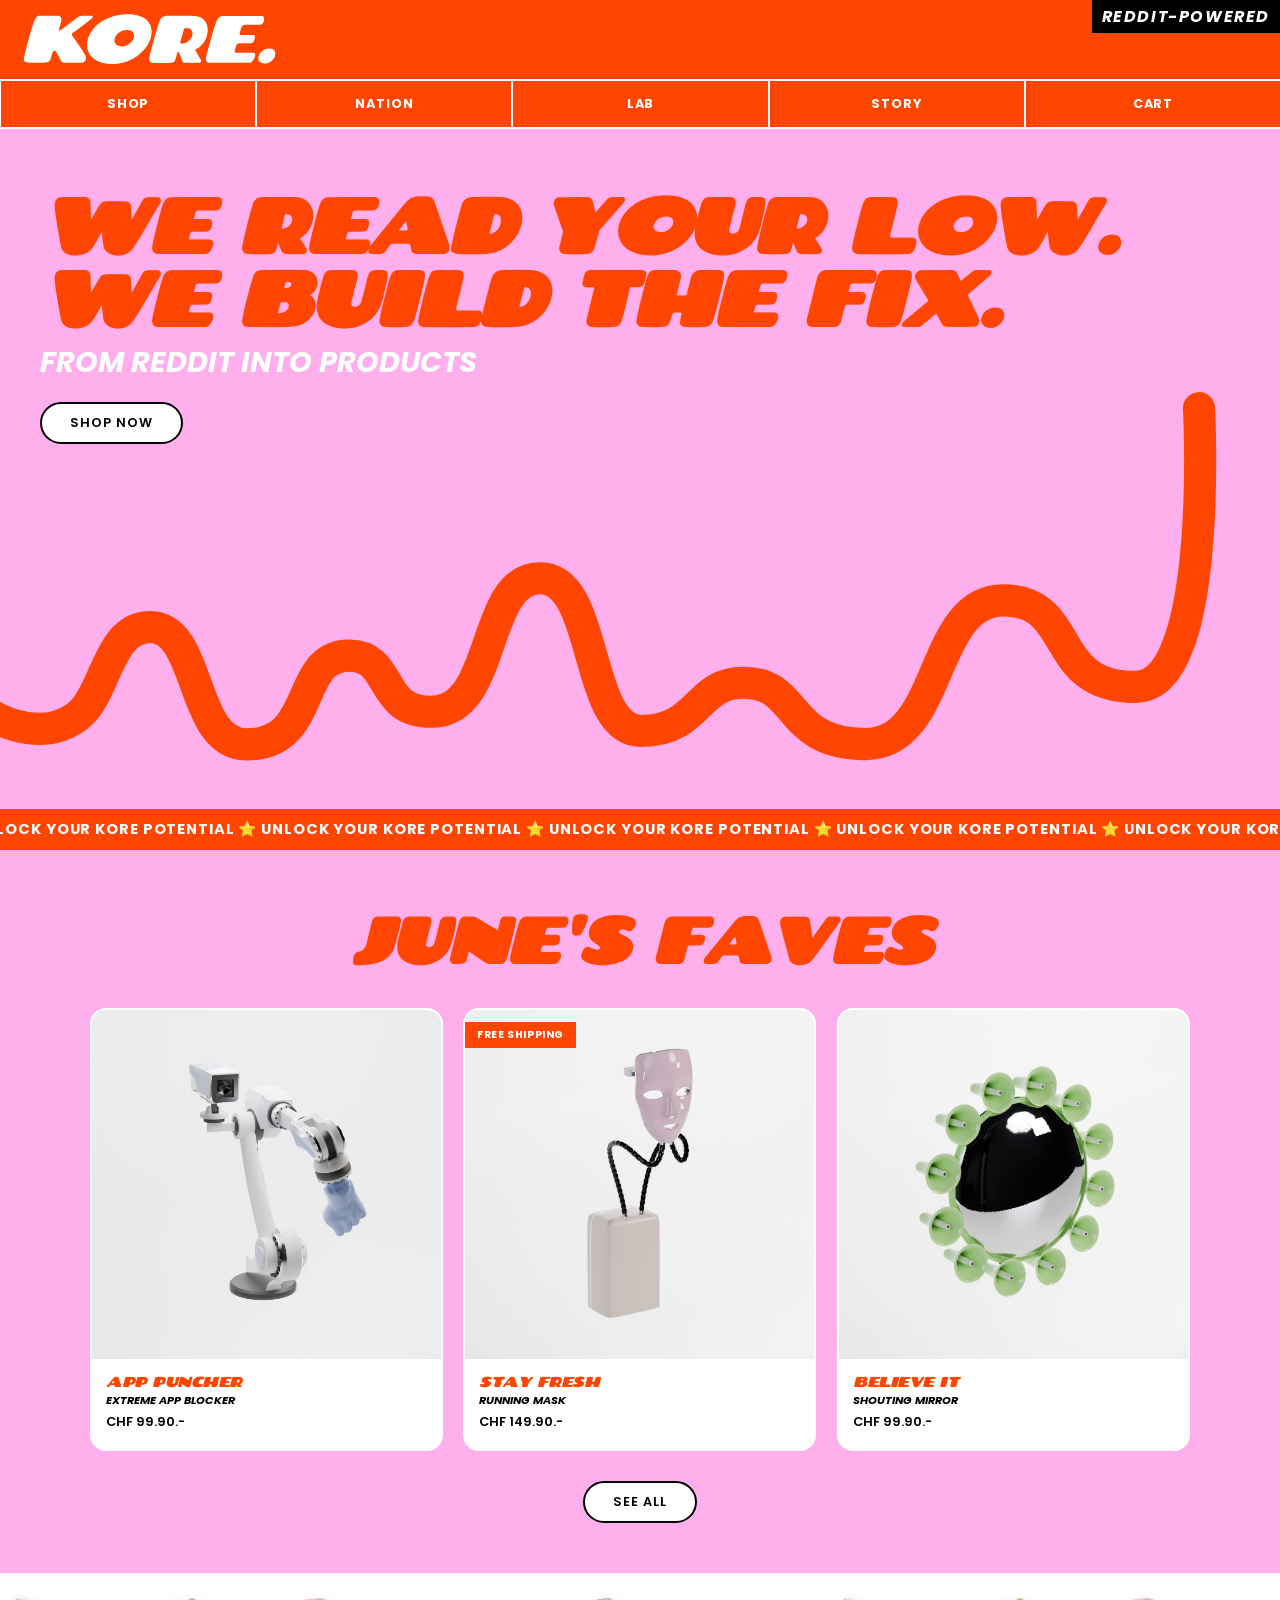
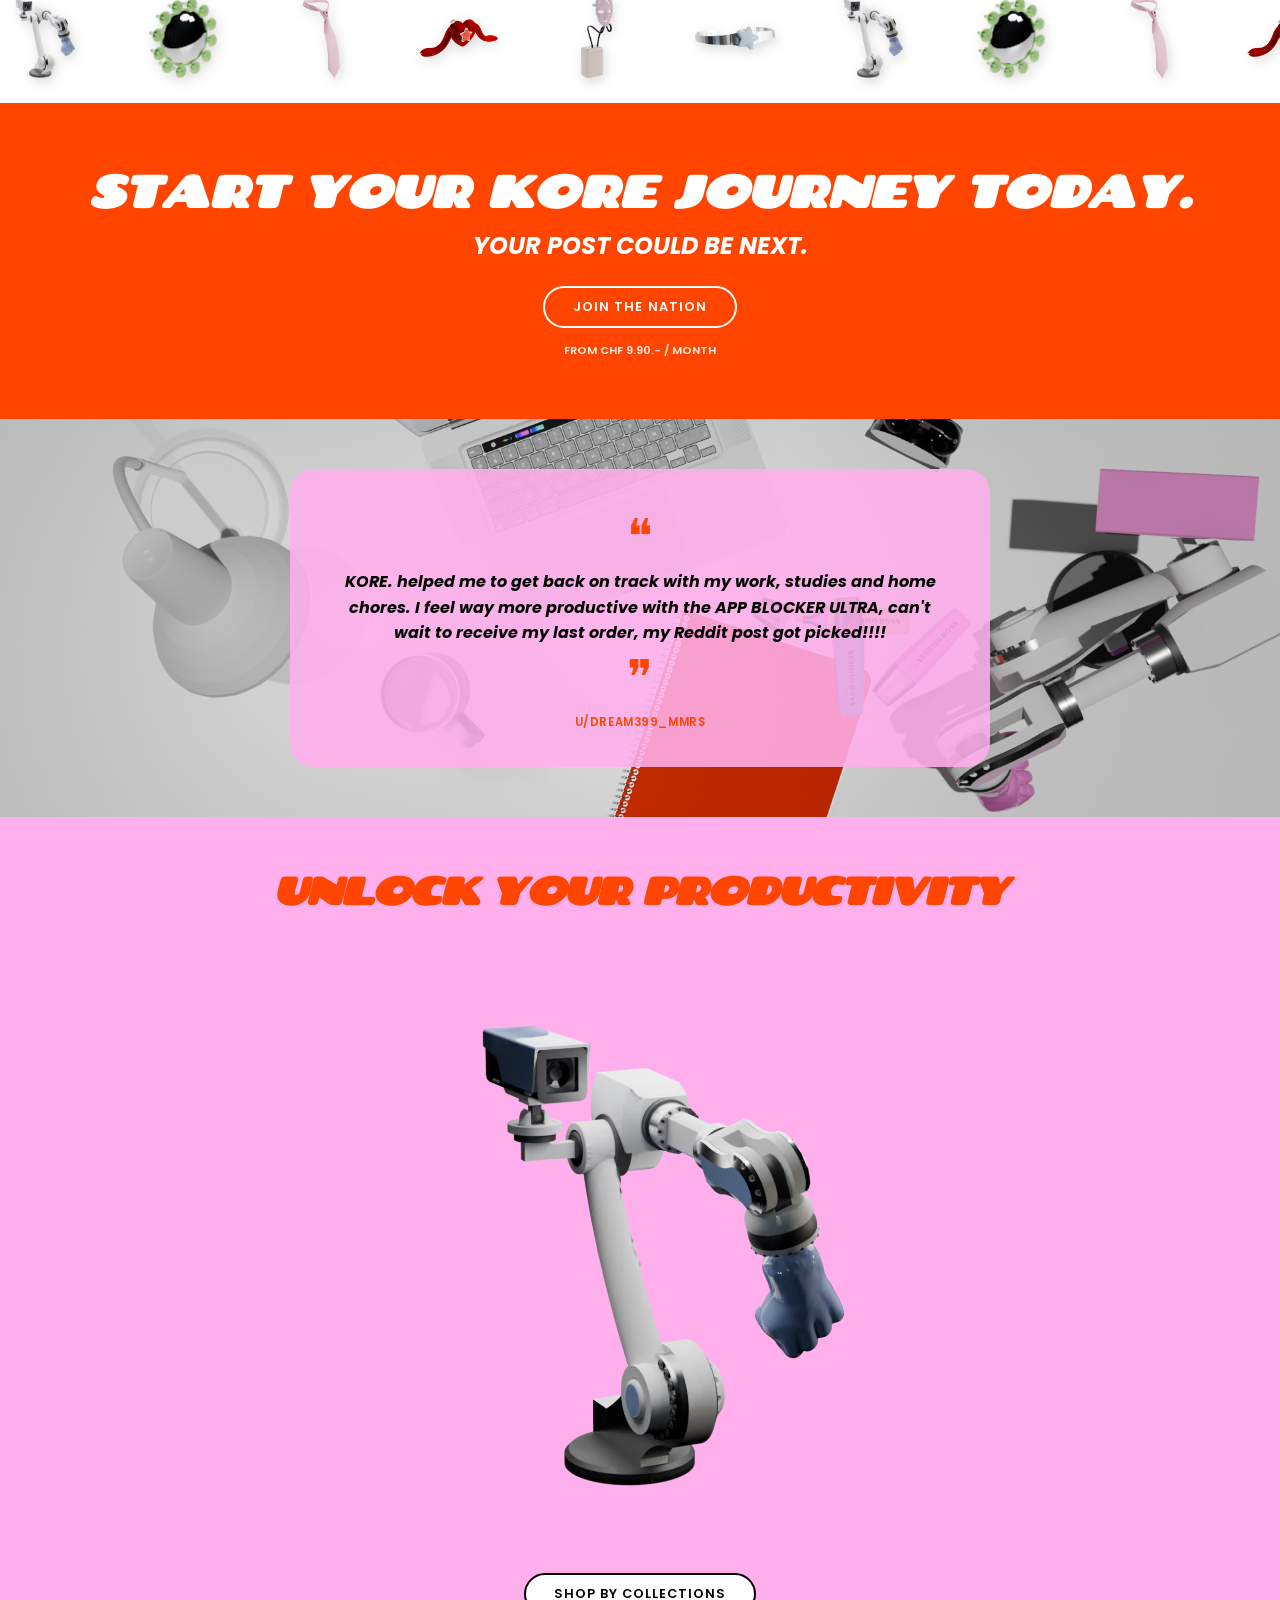
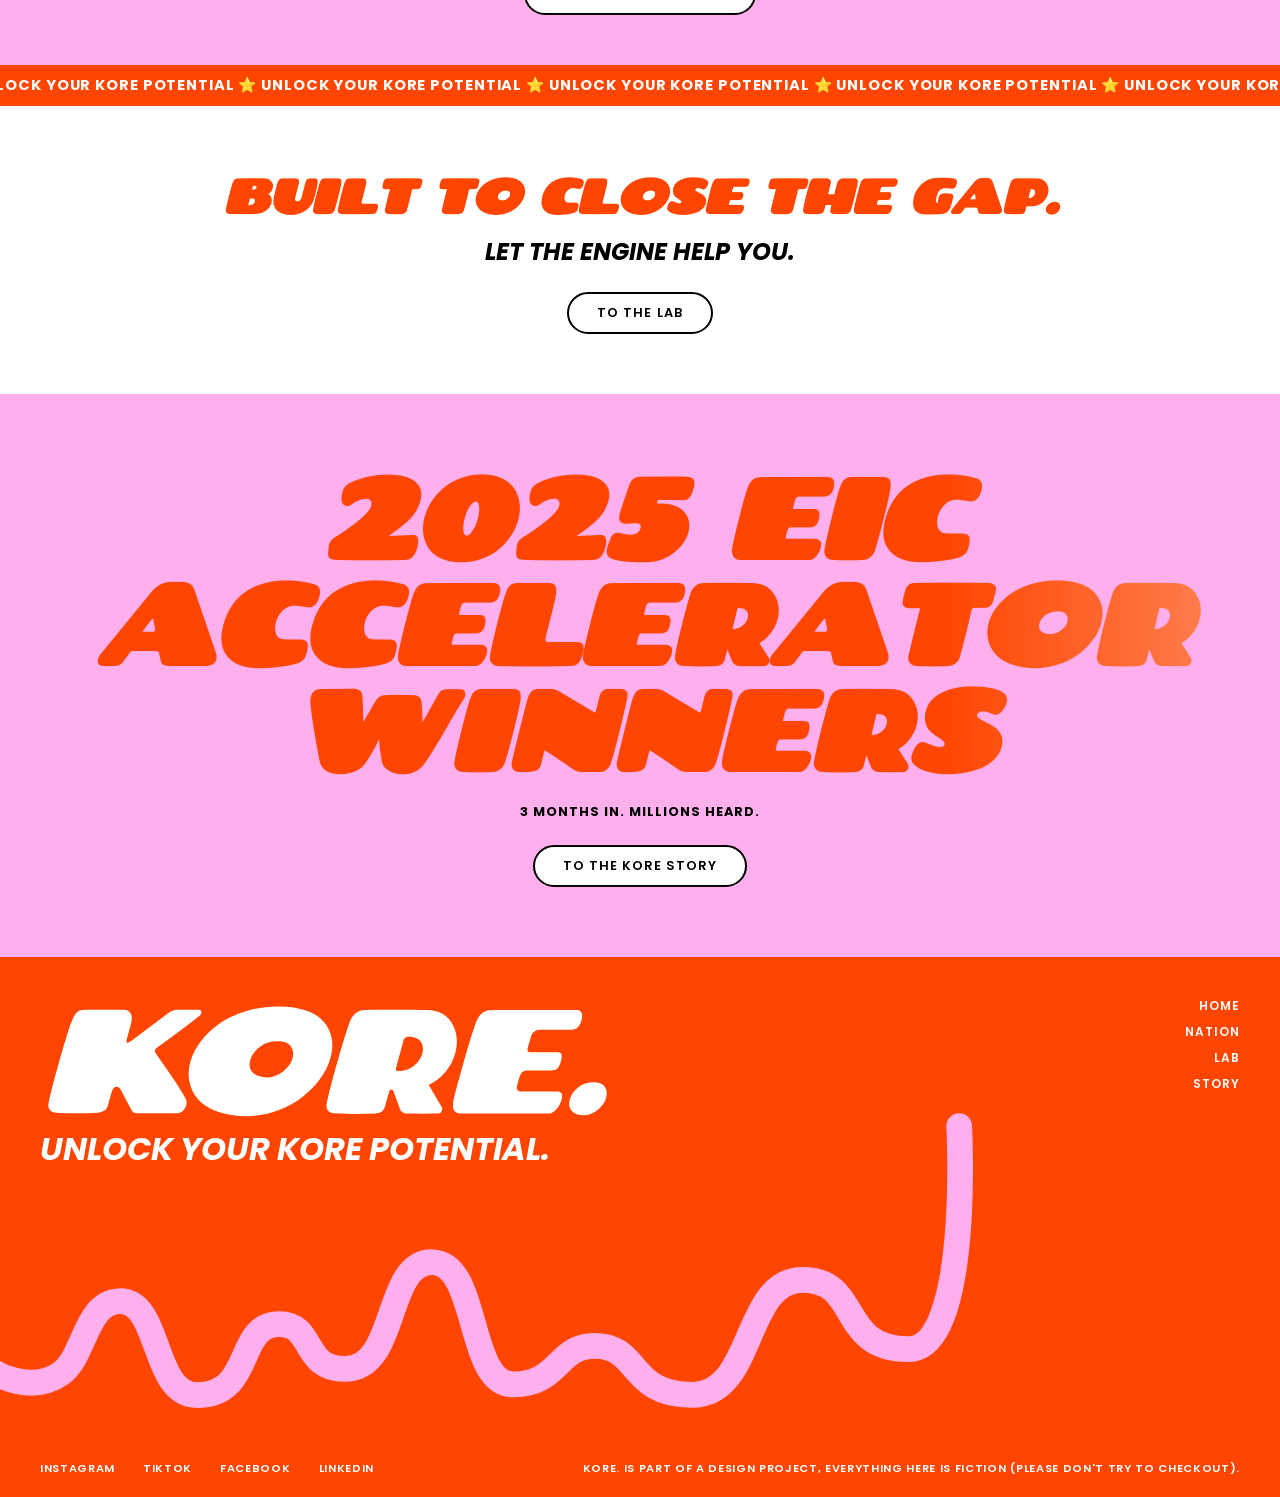
<file: index.html>
<!doctype html>
<html lang="en">
  <head>
    <meta charset="UTF-8" />
    <meta name="viewport" content="width=device-width, initial-scale=1.0" />
    <title>KORE. — Unlock Your Kore Potential</title>
    <link rel="preconnect" href="https://fonts.googleapis.com" />
    <link
      href="https://fonts.googleapis.com/css2?family=Chango&family=Poppins:ital,wght@0,600;1,400;1,700&display=swap"
      rel="stylesheet"
    />
    <link rel="icon" type="image/svg+xml" href="assets/favicon.svg" />
    <link rel="stylesheet" href="style.css" />
  </head>
  <body data-page="home">
    <nav id="navbar">
      <div class="navbar-top">
        <a href="index.html" class="logo"
          ><img src="assets/logo.svg" alt="KORE logo" class="site-logo"
        /></a>
        <div class="reddit-badge">REDDIT-POWERED</div>
      </div>
      <div class="navbar-bottom">
        <ul class="nav-links">
          <li><a href="shop.html" data-page="shop">SHOP</a></li>
          <li><a href="community.html" data-page="community">NATION</a></li>
          <li><a href="lab.html" data-page="lab">LAB</a></li>
          <li><a href="story.html" data-page="story">STORY</a></li>
          <li>
            <a href="cart.html" data-page="cart" class="cart-link"
              >CART <span class="cart-count" id="cart-count">0</span></a
            >
          </li>
        </ul>
      </div>
    </nav>

    <section class="hero">
      <div class="hero-text">
        <h1>WE READ YOUR LOW.<br />WE BUILD THE FIX.</h1>
        <p class="subtitle">FROM REDDIT INTO PRODUCTS</p>
        <a href="shop.html" class="btn-outline">SHOP NOW</a>
      </div>
      <div class="wave-container">
        <svg
          class="wave-img"
          xmlns="http://www.w3.org/2000/svg"
          viewBox="0 0 1912.3124 733.5352"
          aria-hidden="true"
        >
          <path
            id="wave-path"
            d="M-17.8327,590.2569s70.8702,48.6021,131.4824,6.3546c45.264-31.5496,45.5303-133.5515,109.3655-134.8858,78.9771-1.6508,59.6238,175.3805,145.3107,175.3805,107.0944,0,70.7711-132.7767,153.0685-132.7767,68.2466,0,41.0657,86.1786,125.4706,83.8318,96.5274-2.6838,71.5436-199.9233,160.2612-199.2736,88.7176.6496,63.991,228.6657,151.5834,228.134,87.5924-.5317,80.7267-73.3043,153.214-72.124,84.4779,1.3755,60.5625,91.1563,180.6075,91.6873,117.8267.5212,95.2586-214.7076,206.0695-214.7805,110.6676-.0728,65.3414,130.3346,198.8627,129.3424,116.4141-.8651,93.8099-416.3817,93.8099-416.3817"
            fill="none"
            stroke="#ff4500"
            stroke-linecap="round"
            stroke-linejoin="round"
            stroke-width="48.0344"
          />
        </svg>
      </div>
    </section>

    <div class="ticker-wrap">
      <div class="ticker">
        <span>
          UNLOCK YOUR KORE POTENTIAL ⭐️ UNLOCK YOUR KORE POTENTIAL ⭐️ UNLOCK
          YOUR KORE POTENTIAL ⭐️ UNLOCK YOUR KORE POTENTIAL ⭐️ UNLOCK YOUR KORE
          POTENTIAL ⭐️ UNLOCK YOUR KORE POTENTIAL ⭐️ UNLOCK YOUR KORE POTENTIAL
          ⭐️ UNLOCK YOUR KORE POTENTIAL ⭐️ UNLOCK YOUR KORE POTENTIAL ⭐️ </span
        ><span aria-hidden="true">
          UNLOCK YOUR KORE POTENTIAL ⭐️ UNLOCK YOUR KORE POTENTIAL ⭐️ UNLOCK
          YOUR KORE POTENTIAL ⭐️ UNLOCK YOUR KORE POTENTIAL ⭐️ UNLOCK YOUR KORE
          POTENTIAL ⭐️ UNLOCK YOUR KORE POTENTIAL ⭐️ UNLOCK YOUR KORE POTENTIAL
          ⭐️ UNLOCK YOUR KORE POTENTIAL ⭐️ UNLOCK YOUR KORE POTENTIAL ⭐️</span
        >
      </div>
    </div>

    <section class="faves-section">
      <h2>JUNE'S FAVES</h2>
      <div class="products-grid" id="faves-grid">
        <p class="loading-placeholder">Loading…</p>
      </div>
      <a href="shop.html" class="btn-outline">SEE ALL</a>
    </section>

    <div class="float-banner" aria-hidden="true">
      <div class="float-track">
        <!-- Duplique tous les items deux fois pour la boucle seamless -->
        <div class="float-item">
          <img src="assets/objects/apppuncher.png" alt="" />
        </div>
        <div class="float-item">
          <img src="assets/objects/believeit.png" alt="" />
        </div>
        <div class="float-item">
          <img src="assets/objects/deeptie.png" alt="" />
        </div>
        <div class="float-item">
          <img src="assets/objects/innerhug.png" alt="" />
        </div>
        <!-- Répétition exacte pour boucle infinie seamless -->
        <div class="float-item">
          <img src="assets/objects/stayfresh.png" alt="" />
        </div>
        <div class="float-item">
          <img src="assets/objects/unfog.png" alt="" />
        </div>
        <div class="float-item">
          <img src="assets/objects/apppuncher.png" alt="" />
        </div>
        <div class="float-item">
          <img src="assets/objects/believeit.png" alt="" />
        </div>
        <div class="float-item">
          <img src="assets/objects/deeptie.png" alt="" />
        </div>
        <div class="float-item">
          <img src="assets/objects/innerhug.png" alt="" />
        </div>
        <!-- Répétition exacte pour boucle infinie seamless -->
        <div class="float-item">
          <img src="assets/objects/stayfresh.png" alt="" />
        </div>
        <div class="float-item">
          <img src="assets/objects/unfog.png" alt="" />
        </div>
        <div class="float-item">
          <img src="assets/objects/apppuncher.png" alt="" />
        </div>
        <div class="float-item">
          <img src="assets/objects/believeit.png" alt="" />
        </div>
        <div class="float-item">
          <img src="assets/objects/deeptie.png" alt="" />
        </div>
        <div class="float-item">
          <img src="assets/objects/innerhug.png" alt="" />
        </div>
        <!-- Répétition exacte pour boucle infinie seamless -->
        <div class="float-item">
          <img src="assets/objects/stayfresh.png" alt="" />
        </div>
        <div class="float-item">
          <img src="assets/objects/unfog.png" alt="" />
        </div>
      </div>
    </div>

    <section class="cta-band home-bands">
      <h2>Start your kore journey today.</h2>
      <p class="subtitle">Your post could be next.</p>
      <a href="community.html" class="btn-white">JOIN THE NATION</a>
      <p class="small-text">FROM CHF 9.90.- / MONTH</p>
    </section>

    <section class="testimonial-section">
      <div class="testimonial">
        <span class="quote-mark left">❝</span>
        <p>
          KORE. helped me to get back on track with my work, studies and home
          chores. I feel way more productive with the APP BLOCKER ULTRA, can't
          wait to receive my last order, my Reddit post got picked!!!!
        </p>
        <span class="quote-mark right">❞</span>
        <span class="reddit-user">U/DREAM399_MMRS</span>
      </div>
    </section>

    <section class="productivity-section">
      <h2>UNLOCK YOUR PRODUCTIVITY</h2>
      <div style="max-width: 900px; margin: 0 auto; overflow: hidden">
        <video
          src="assets/apppuncher.webm"
          autoplay
          loop
          muted
          playsinline
          style="
            width: 70%;
            display: block;
            margin: 0 auto;
            transform: scale(1.5);
            transform-origin: center center;
          "
        ></video>
      </div>
      <a href="shop.html" class="btn-outline">SHOP BY COLLECTIONS</a>
    </section>

    <div class="ticker-wrap">
      <div class="ticker">
        <span>
          UNLOCK YOUR KORE POTENTIAL ⭐️ UNLOCK YOUR KORE POTENTIAL ⭐️ UNLOCK
          YOUR KORE POTENTIAL ⭐️ UNLOCK YOUR KORE POTENTIAL ⭐️ UNLOCK YOUR KORE
          POTENTIAL ⭐️ UNLOCK YOUR KORE POTENTIAL ⭐️ UNLOCK YOUR KORE POTENTIAL
          ⭐️ UNLOCK YOUR KORE POTENTIAL ⭐️ UNLOCK YOUR KORE POTENTIAL ⭐️ </span
        ><span aria-hidden="true">
          UNLOCK YOUR KORE POTENTIAL ⭐️ UNLOCK YOUR KORE POTENTIAL ⭐️ UNLOCK
          YOUR KORE POTENTIAL ⭐️ UNLOCK YOUR KORE POTENTIAL ⭐️ UNLOCK YOUR KORE
          POTENTIAL ⭐️ UNLOCK YOUR KORE POTENTIAL ⭐️ UNLOCK YOUR KORE POTENTIAL
          ⭐️ UNLOCK YOUR KORE POTENTIAL ⭐️ UNLOCK YOUR KORE POTENTIAL ⭐️</span
        >
      </div>
    </div>

    <section class="lab-promo home-bands">
      <h2>Built to close the gap.</h2>
      <p class="subtitle">Let the engine help you.</p>
      <a href="lab.html" class="btn-outline">TO THE LAB</a>
    </section>

    <section class="tagline-section">
      <h2 class="tagline-big">2025 EIC ACCELERATOR WINNERS</h2>
      <p class="accelerator">3 months in. Millions heard.</p>
      <a href="story.html" class="btn-outline">TO THE KORE STORY</a>
    </section>

    <footer>
      <div class="footer-top">
        <div class="footer-brand">
          <a href="index.html" class="logo footer-logo"
            ><img src="assets/logo.svg" alt="KORE logo" class="site-logo"
          /></a>
          <p class="footer-tagline">UNLOCK YOUR KORE POTENTIAL.</p>
          <div class="wave-container">
            <svg
              class="footer-wave"
              xmlns="http://www.w3.org/2000/svg"
              viewBox="0 0 1912.3124 733.5352"
              aria-hidden="true"
            >
              <path
                id="wave-path"
                d="M-17.8327,590.2569s70.8702,48.6021,131.4824,6.3546c45.264-31.5496,45.5303-133.5515,109.3655-134.8858,78.9771-1.6508,59.6238,175.3805,145.3107,175.3805,107.0944,0,70.7711-132.7767,153.0685-132.7767,68.2466,0,41.0657,86.1786,125.4706,83.8318,96.5274-2.6838,71.5436-199.9233,160.2612-199.2736,88.7176.6496,63.991,228.6657,151.5834,228.134,87.5924-.5317,80.7267-73.3043,153.214-72.124,84.4779,1.3755,60.5625,91.1563,180.6075,91.6873,117.8267.5212,95.2586-214.7076,206.0695-214.7805,110.6676-.0728,65.3414,130.3346,198.8627,129.3424,116.4141-.8651,93.8099-416.3817,93.8099-416.3817"
                fill="none"
                stroke="#ffb0ec"
                stroke-linecap="round"
                stroke-linejoin="round"
                stroke-width="48.0344"
              />
            </svg>
          </div>
        </div>
        <nav class="footer-nav">
          <a href="index.html">HOME</a>
          <a href="community.html">NATION</a>
          <a href="lab.html">LAB</a>
          <a href="story.html">STORY</a>
        </nav>
      </div>
      <div class="footer-bottom">
        <a href="#">INSTAGRAM</a>
        <a href="#">TIKTOK</a>
        <a href="#">FACEBOOK</a>
        <a href="#">LINKEDIN</a>
        <a href="project.html" class="disclaimer">
          KORE. is part of a design project, everything here is fiction (please don't try to checkout).
        </a>
      </div>
    </footer>
    <script src="csv-loader.js"></script>
    <script src="app.js"></script>
    <script src="animations.js"></script>
    <script>
      window.onDataReady = function () {
        const june = products.filter((p) => p.month === "June").slice(0, 3);
        const productivity = products
          .filter((p) => p.collection === "Productivity")
          .slice(0, 3);
        renderProducts(
          "faves-grid",
          june.length ? june : products.slice(0, 3),
          true,
        );
        renderProducts(
          "productivity-grid",
          productivity.length ? productivity : products.slice(0, 3),
          false,
        );
      };
      initKORE();
    </script>
  </body>
</html>
</file>
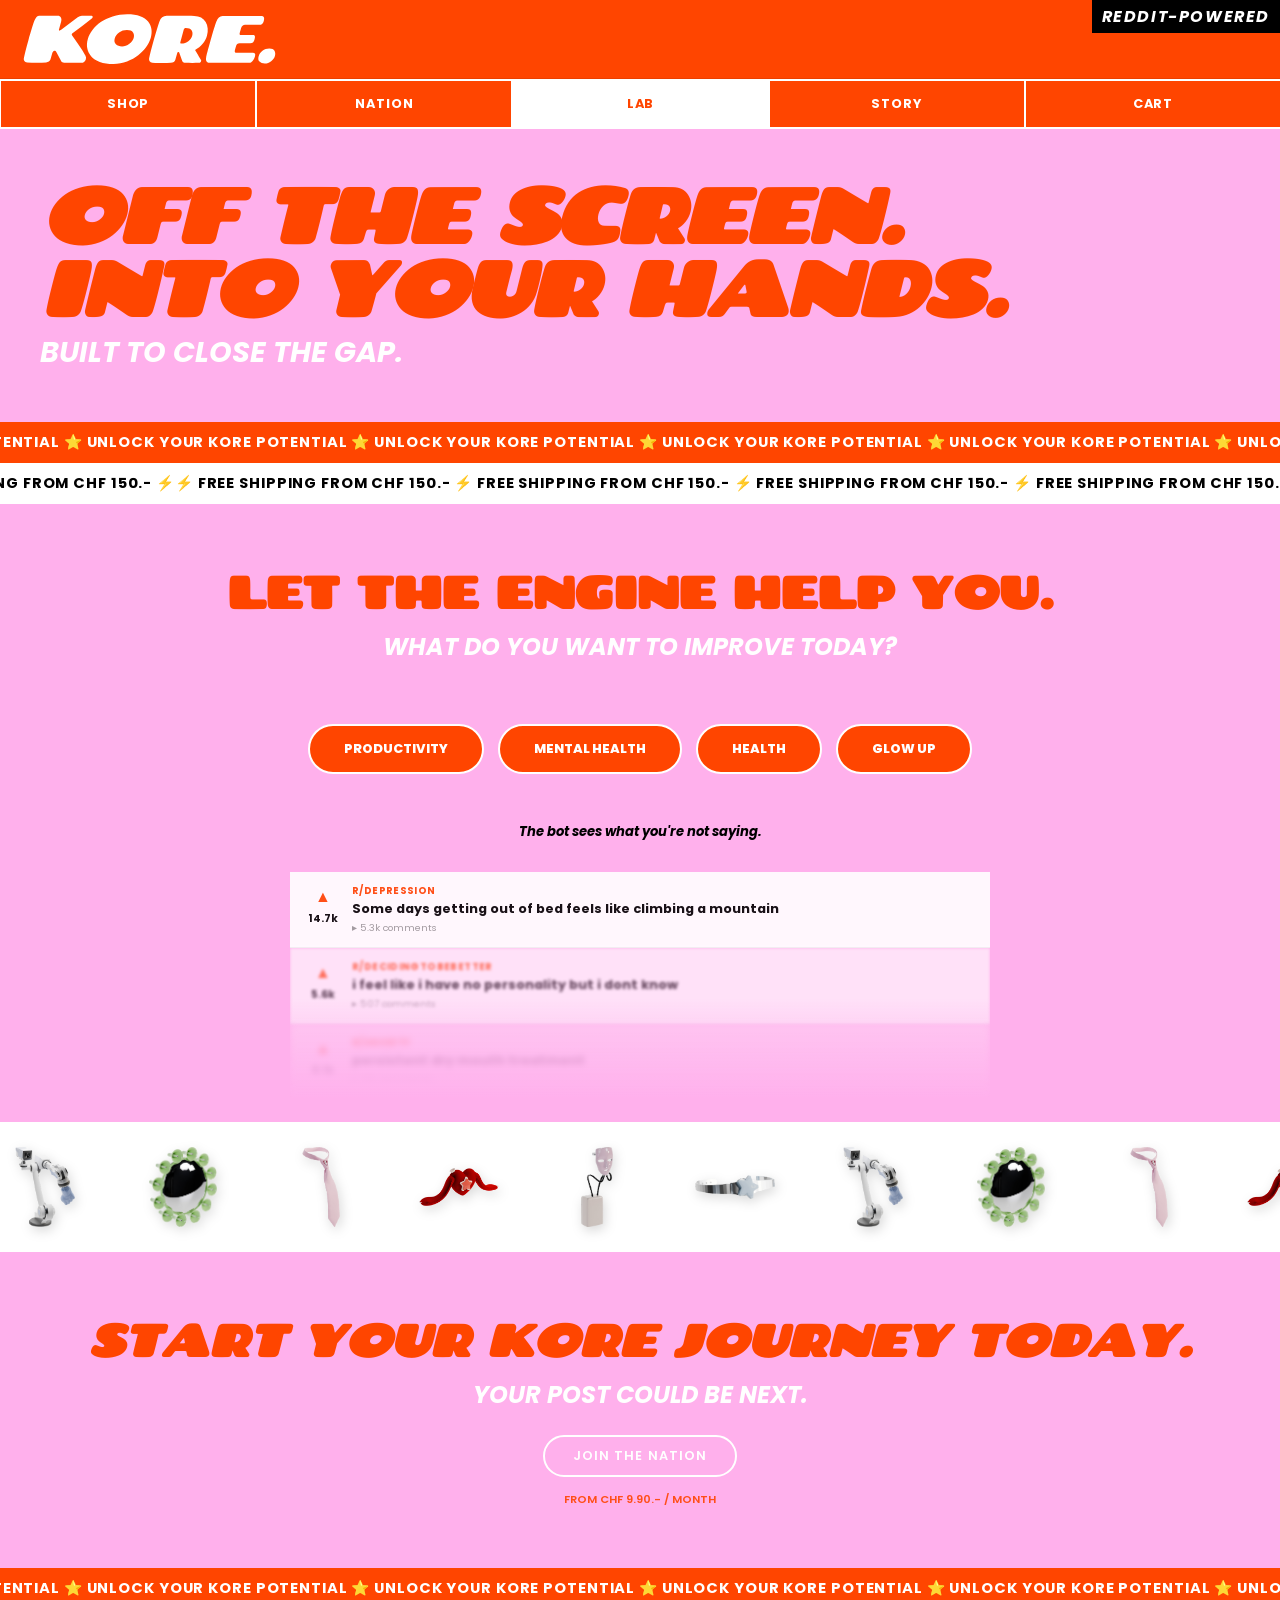
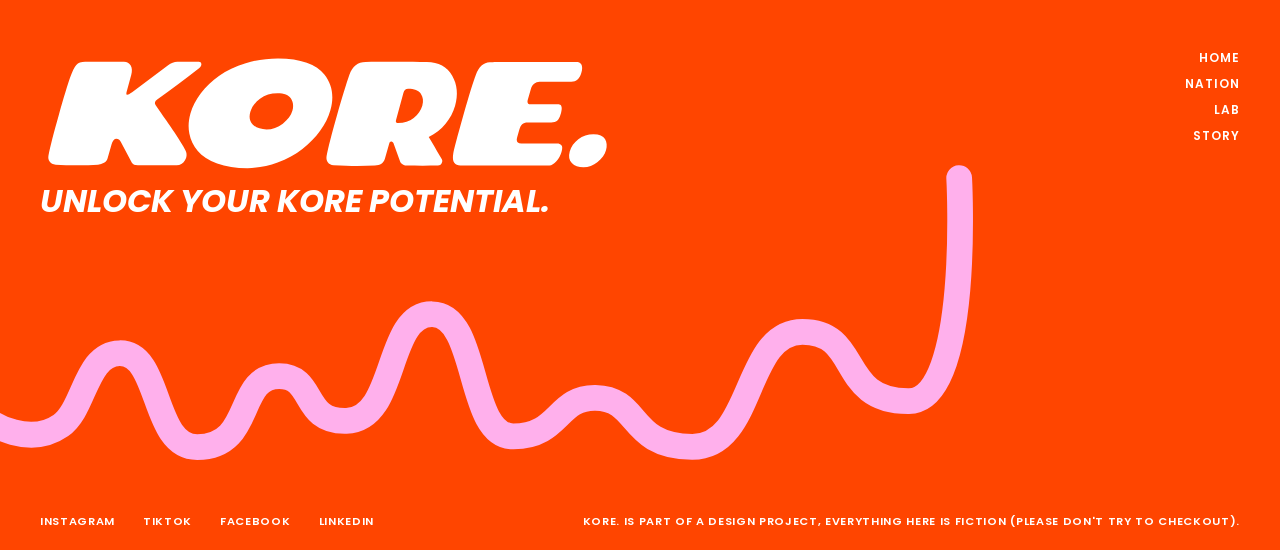
<file: lab.html>
<!doctype html>
<html lang="en">
  <head>
    <meta charset="UTF-8" />
    <meta name="viewport" content="width=device-width, initial-scale=1.0" />
    <title>KORE. — The Lab</title>
    <link rel="preconnect" href="https://fonts.googleapis.com" />
    <link
      href="https://fonts.googleapis.com/css2?family=Chango&family=Poppins:ital,wght@0,600;1,400;1,700&display=swap"
      rel="stylesheet"
    />
    <link rel="icon" type="image/svg+xml" href="assets/favicon.svg" />
    <link rel="stylesheet" href="style.css" />
    <style>
      /* ═══ BOT SECTION ═══════════════════════════════════════════════ */

      /* Teaser: 3 blurred posts shown BEFORE the button is pressed */
      .feed-preview {
        max-width: 700px;
        margin: 0 auto 0;
        position: relative;
        overflow: hidden;
      }
      /* Gradient fade at the bottom to suggest more posts below */
      .feed-preview::after {
        content: "";
        position: absolute;
        bottom: 0;
        left: 0;
        right: 0;
        height: 100px;
        background: linear-gradient(to bottom, transparent, var(--pink));
        pointer-events: none;
      }
      .feed-hint {
        text-align: center;
        font-family: var(--font-body);
        font-style: italic;
        font-weight: 700;
        font-size: 0.8rem;
        color: var(--black);
        opacity: 0.5;
        margin: 10px 0 24px;
        letter-spacing: 0.02em;
      }

      /* Full live feed — hidden until bot starts */
      .reddit-feed {
        background: var(--white);
        border-radius: 4px;
        max-width: 700px;
        margin: 0 auto 20px;
        overflow: hidden;
        display: none;
      }
      .reddit-feed.visible {
        display: block;
      }

      .reddit-feed-header {
        background: var(--orange);
        color: var(--white);
        padding: 10px 16px;
        font-family: var(--font-body);
        font-weight: 700;
        font-size: 0.78rem;
        text-transform: uppercase;
        letter-spacing: 0.06em;
      }

      /* Individual post row */
      .reddit-post {
        padding: 12px 16px;
        border-bottom: 1px solid #eee;
        display: flex;
        gap: 12px;
        align-items: flex-start;
        background: var(--white);
      }
      .reddit-post:last-child {
        border-bottom: none;
      }
      .reddit-post.selected {
        background: var(--pink);
        border-left: 4px solid var(--orange);
      }
      .reddit-post-votes {
        display: flex;
        flex-direction: column;
        align-items: center;
        gap: 2px;
        min-width: 34px;
      }
      .upvote {
        color: var(--orange);
        font-size: 0.9rem;
      }
      .count {
        font-family: var(--font-body);
        font-weight: 700;
        font-size: 0.6rem;
      }
      .reddit-post-content {
        flex: 1;
      }
      .reddit-post-sub {
        font-family: var(--font-body);
        font-weight: 700;
        font-size: 0.6rem;
        color: var(--orange);
        text-transform: uppercase;
        letter-spacing: 0.04em;
        margin-bottom: 3px;
      }
      .reddit-post-title {
        font-family: var(--font-body);
        font-weight: 700;
        font-size: 0.8rem;
        color: var(--black);
        line-height: 1.3;
        margin-bottom: 3px;
      }
      .reddit-post-meta {
        font-family: var(--font-body);
        font-size: 0.6rem;
        color: #999;
      }

      /* Scanning indicator */
      .scanning-indicator {
        display: none;
        align-items: center;
        justify-content: center;
        gap: 8px;
        font-family: var(--font-body);
        font-weight: 700;
        font-size: 0.78rem;
        color: var(--orange);
        text-transform: uppercase;
        letter-spacing: 0.08em;
        padding: 10px;
      }
      .scanning-indicator.visible {
        display: flex;
      }

      /* Selected post card (shown after scan) */
      .selected-post-display {
        background: var(--white);
        border-left: 5px solid var(--orange);
        padding: 20px 24px;
        max-width: 700px;
        margin: 20px auto 0;
        display: none;
      }
      .selected-post-display.visible {
        display: block;
      }
      .selected-post-header {
        font-family: var(--font-body);
        font-weight: 700;
        font-size: 0.62rem;
        color: var(--orange);
        text-transform: uppercase;
        letter-spacing: 0.04em;
        margin-bottom: 8px;
      }
      .selected-post-title {
        font-family: var(--font-body);
        font-weight: 700;
        font-size: 1rem;
        color: var(--black);
        line-height: 1.3;
        margin-bottom: 8px;
      }
      .selected-post-body {
        font-family: var(--font-body);
        font-style: italic;
        font-size: 0.82rem;
        color: #333;
        line-height: 1.5;
        margin-bottom: 10px;
        max-height: 100px;
        overflow: hidden;
      }
      .selected-post-stats {
        display: flex;
        gap: 16px;
        font-family: var(--font-body);
        font-size: 0.62rem;
        color: #888;
        font-weight: 600;
      }

      /* RUN buttons */
      .run-btn-wrap {
        text-align: center;
        margin: 28px 0;
      }
      .btn-run {
        display: inline-block;
        background: var(--orange);
        color: var(--white);
        font-family: var(--font-title);
        font-size: 1.3rem;
        padding: 18px 56px;
        text-transform: uppercase;
        letter-spacing: -0.5px;
        cursor: pointer;
        border: none;
        border-radius: 40px;
        transition:
          transform 0.15s,
          box-shadow 0.15s;
      }
      .btn-run:hover:not(:disabled) {
        transform: scale(1.03);
        box-shadow: 4px 4px 0 var(--black);
      }
      .btn-run:disabled {
        opacity: 0.6;
        cursor: not-allowed;
      }

      /* Category selector */
      .category-select {
        display: flex;
        gap: 14px;
        justify-content: center;
        flex-wrap: wrap;
        padding: 0px 24px 48px;
      }
      .btn-cat {
        font-family: var(--font-body);
        font-weight: 800;
        font-size: 0.8rem;
        text-transform: uppercase;
        padding: 14px 34px;
        border-radius: 40px;
        border: 2px solid var(--white);
        background: var(--orange);
        color: var(--white);
        cursor: pointer;
        transition:
          border-color 0.15s,
          background 0.15s,
          transform 0.15s,
          box-shadow 0.15s;
      }
      .btn-cat:hover:not(:disabled) {
        border-color: var(--white);
        transform: scale(1.04);
        box-shadow: 3px 3px 0 rgba(255, 255, 255, 0.25);
      }
      .btn-cat.active {
        background: var(--orange);
        border-color: var(--orange);
        color: var(--white);
      }
      .btn-cat:disabled {
        opacity: 0.4;
        cursor: not-allowed;
      }

      /* Dot loader */
      .dot-loader {
        display: inline-flex;
        gap: 3px;
        align-items: center;
      }
      .dot-loader span {
        display: inline-block;
        width: 7px;
        height: 7px;
        background: var(--orange);
        border-radius: 50%;
        animation: dotPulse 1.2s infinite;
      }
      .dot-loader span:nth-child(2) {
        animation-delay: 0.2s;
      }
      .dot-loader span:nth-child(3) {
        animation-delay: 0.4s;
      }
      @keyframes dotPulse {
        0%,
        80%,
        100% {
          transform: scale(0.5);
          opacity: 0.3;
        }
        40% {
          transform: scale(1);
          opacity: 1;
        }
      }

      /* ═══ OBJECT ENGINE ══════════════════════════════════════════════ */
      .engine-section {
        background: var(--pink);
        padding: 60px 40px;
        display: none;
      }
      .engine-section.visible {
        display: block;
      }
      .engine-section h2 {
        font-family: var(--font-title);
        font-size: clamp(1.6rem, 3vw, 2rem);
        text-transform: uppercase;
        letter-spacing: -1px;
        text-align: center;
        color: var(--black);
        margin-bottom: 6px;
      }
      .engine-section .section-sub {
        font-family: var(--font-body);
        font-style: italic;
        font-weight: 700;
        font-size: 0.82rem;
        text-align: center;
        margin-bottom: 30px;
      }

      /* Analysis cards — start invisible, animate in */
      .analysis-card {
        background: var(--white);
        border-radius: 4px;
        max-width: 700px;
        margin: 0 auto 20px;
        padding: 28px;
        opacity: 0;
        transform: translateY(20px);
        transition:
          opacity 0.5s ease,
          transform 0.5s ease;
      }
      .analysis-card.in {
        opacity: 1;
        transform: translateY(0);
      }

      .analysis-label {
        font-family: var(--font-title);
        font-size: 1.1rem;
        text-transform: uppercase;
        letter-spacing: -0.5px;
        color: var(--pink);
        margin-bottom: 14px;
        text-align: center;
      }

      /* AI "thinking" dots shown while computing */
      .ai-thinking {
        display: flex;
        align-items: center;
        gap: 10px;
        font-family: var(--font-body);
        font-style: italic;
        font-size: 0.78rem;
        color: #999;
        margin-bottom: 10px;
        min-height: 24px;
      }
      .ai-thinking.hidden {
        display: none;
      }

      /* Progress bars */
      .bar-group {
        margin-bottom: 12px;
      }
      .bar-label {
        font-family: var(--font-body);
        font-weight: 600;
        font-size: 0.75rem;
        text-transform: uppercase;
        letter-spacing: 0.04em;
        margin-bottom: 5px;
        color: var(--black);
      }
      .bar-track {
        background: #f0f0f0;
        height: 10px;
        overflow: hidden;
      }
      /* NOTE: transition is on bar-fill, width starts at 0, JS sets target after rAF */
      .bar-fill {
        height: 100%;
        background: var(--orange);
        width: 0%;
        transition: width 1.2s cubic-bezier(0.4, 0, 0.2, 1);
      }

      /* Need + Solution text */
      .need-result {
        font-family: var(--font-title);
        font-size: 1.8rem;
        text-transform: uppercase;
        letter-spacing: -1px;
        color: var(--black);
        text-align: center;
      }

      .solution-product-name {
        font-family: var(--font-title);
        font-size: 2rem;
        text-transform: uppercase;
        letter-spacing: -1px;
        color: var(--orange);
        text-align: center;
        margin-top: 14px;
      }

      /* Solution media */
      .solution-media-wrap {
        width: 260px;
        height: 260px;
        margin: 16px auto 0;
        background: #f5f5f5;
        display: flex;
        align-items: center;
        justify-content: center;
        overflow: hidden;
      }
      .solution-media-wrap img,
      .solution-media-wrap video {
        width: 100%;
        height: 100%;
        object-fit: cover;
      }
      .solution-generating {
        display: flex;
        flex-direction: column;
        align-items: center;
        gap: 10px;
        font-family: var(--font-body);
        font-size: 0.75rem;
        font-weight: 700;
        color: #999;
        text-transform: uppercase;
        letter-spacing: 0.04em;
      }

      .solution-shop-link {
        text-align: center;
        margin-top: 20px;
      }
    </style>
  </head>
  <body data-page="lab">
    <nav id="navbar">
      <div class="navbar-top">
        <a href="index.html" class="logo"
          ><img src="assets/logo.svg" alt="KORE logo" class="site-logo"
        /></a>
        <div class="reddit-badge">REDDIT-POWERED</div>
      </div>
      <div class="navbar-bottom">
        <ul class="nav-links">
          <li><a href="shop.html" data-page="shop">SHOP</a></li>
          <li><a href="community.html" data-page="community">NATION</a></li>
          <li><a href="lab.html" data-page="lab">LAB</a></li>
          <li><a href="story.html" data-page="story">STORY</a></li>
          <li>
            <a href="cart.html" data-page="cart" class="cart-link"
              >CART <span class="cart-count" id="cart-count">0</span></a
            >
          </li>
        </ul>
      </div>
    </nav>

    <section class="lab-hero">
      <h1 class="page-title">Off the screen.<br />Into your hands.</h1>
      <p class="subtitle">Built to close the gap.</p>
    </section>

    <div class="ticker-wrap">
      <div class="ticker">
        <span>
          UNLOCK YOUR KORE POTENTIAL ⭐️ UNLOCK YOUR KORE POTENTIAL ⭐️ UNLOCK
          YOUR KORE POTENTIAL ⭐️ UNLOCK YOUR KORE POTENTIAL ⭐️ UNLOCK YOUR KORE
          POTENTIAL ⭐️ UNLOCK YOUR KORE POTENTIAL ⭐️ UNLOCK YOUR KORE POTENTIAL
          ⭐️ UNLOCK YOUR KORE POTENTIAL ⭐️ UNLOCK YOUR KORE POTENTIAL ⭐️ </span
        ><span aria-hidden="true">
          UNLOCK YOUR KORE POTENTIAL ⭐️ UNLOCK YOUR KORE POTENTIAL ⭐️ UNLOCK
          YOUR KORE POTENTIAL ⭐️ UNLOCK YOUR KORE POTENTIAL ⭐️ UNLOCK YOUR KORE
          POTENTIAL ⭐️ UNLOCK YOUR KORE POTENTIAL ⭐️ UNLOCK YOUR KORE POTENTIAL
          ⭐️ UNLOCK YOUR KORE POTENTIAL ⭐️ UNLOCK YOUR KORE POTENTIAL ⭐️</span
        >
      </div>
    </div>
    <div class="ticker-wrap ticker-white">
      <div class="ticker ticker-right">
        <span
          >⚡ FREE SHIPPING FROM CHF 150.- ⚡ FREE SHIPPING FROM CHF 150.- ⚡
          FREE SHIPPING FROM CHF 150.- ⚡ FREE SHIPPING FROM CHF 150.- ⚡ FREE
          SHIPPING FROM CHF 150.- ⚡ FREE SHIPPING FROM CHF 150.- ⚡ FREE
          SHIPPING FROM CHF 150.- ⚡ FREE SHIPPING FROM CHF 150.- ⚡ </span
        ><span aria-hidden="true"
          >⚡ FREE SHIPPING FROM CHF 150.- ⚡ FREE SHIPPING FROM CHF 150.- ⚡
          FREE SHIPPING FROM CHF 150.- ⚡ FREE SHIPPING FROM CHF 150.- ⚡ FREE
          SHIPPING FROM CHF 150.- ⚡ FREE SHIPPING FROM CHF 150.- ⚡ FREE
          SHIPPING FROM CHF 150.- ⚡ FREE SHIPPING FROM CHF 150.- ⚡
        </span>
      </div>
    </div>

    <section class="general-section">
      <h2>Let the engine help you.</h2>
      <p class="section-sub">What do you want to improve today?</p>
    </section>

    <div class="category-select" id="category-select">
      <button
        class="btn-cat"
        data-cat="Productivity"
        onclick="selectCategory('Productivity')"
      >
        Productivity
      </button>
      <button
        class="btn-cat"
        data-cat="Mental Health"
        onclick="selectCategory('Mental Health')"
      >
        Mental Health
      </button>
      <button
        class="btn-cat"
        data-cat="Health"
        onclick="selectCategory('Health')"
      >
        Health
      </button>
      <button
        class="btn-cat"
        data-cat="Glow up"
        onclick="selectCategory('Glow up')"
      >
        Glow Up
      </button>
    </div>

    <!-- ══ BOT SECTION ══════════════════════════════════════════════════════ -->
    <section class="bot-section">
      <p class="section-sub">The bot sees what you're not saying.</p>

      <!-- Teaser: 3 ghost posts before button press -->
      <div class="feed-preview" id="feed-preview">
        <div id="preview-list"></div>
      </div>
      <p class="feed-hint" id="feed-hint"></p>

      <!-- Full live feed (hidden until bot runs) -->
      <div class="reddit-feed" id="reddit-feed">
        <div class="reddit-feed-header">KORE. BOT — SCANNING REDDIT</div>
        <div id="reddit-feed-list"></div>
      </div>

      <div class="scanning-indicator" id="scanning-indicator">
        SCANNING
        <div class="dot-loader"><span></span><span></span><span></span></div>
      </div>

      <!-- Selected post detail -->
      <div class="selected-post-display" id="selected-post">
        <div class="selected-post-header" id="sp-sub"></div>
        <div class="selected-post-title" id="sp-title"></div>
        <div class="selected-post-body" id="sp-body"></div>
        <div class="selected-post-stats">
          <span id="sp-votes">▲ 0</span>
          <span id="sp-comments">💬 0 comments</span>
        </div>
      </div>

      <div class="run-btn-wrap" id="run-engine-wrap" style="display: none">
        <button class="btn-run" id="run-engine-btn" onclick="runEngine()">
          RUN THE OBJECT ENGINE
        </button>
      </div>
    </section>

    <!-- ══ OBJECT ENGINE ════════════════════════════════════════════════════ -->
    <section class="engine-section" id="engine-section">
      <p class="section-sub">
        The object engine understands your lows to build the fix.
      </p>

      <div class="analysis-card" id="step-thematic">
        <div class="analysis-label">THEMATIC</div>
        <div class="ai-thinking" id="think-thematic">
          <div class="dot-loader"><span></span><span></span><span></span></div>
          Analysing post content…
        </div>
        <div id="thematic-bars"></div>
      </div>

      <div class="analysis-card" id="step-context">
        <div class="analysis-label">CONTEXT</div>
        <div class="ai-thinking" id="think-context">
          <div class="dot-loader"><span></span><span></span><span></span></div>
          Identifying context…
        </div>
        <div id="context-bars"></div>
      </div>

      <div class="analysis-card" id="step-emotion">
        <div class="analysis-label">EMOTION</div>
        <div class="ai-thinking" id="think-emotion">
          <div class="dot-loader"><span></span><span></span><span></span></div>
          Reading emotional tone…
        </div>
        <div id="emotion-bars"></div>
      </div>

      <div class="analysis-card" id="step-need">
        <div class="analysis-label">KORE. NEED</div>
        <div class="ai-thinking" id="think-need">
          <div class="dot-loader"><span></span><span></span><span></span></div>
          Determining kore need…
        </div>
        <div id="need-bars"></div>
        <div class="need-result" id="need-result"></div>
      </div>

      <div class="analysis-card" id="step-solution">
        <div class="analysis-label">KORE. SOLUTION</div>
        <div class="ai-thinking" id="think-solution">
          <div class="dot-loader"><span></span><span></span><span></span></div>
          Generating object…
        </div>
        <div class="solution-media-wrap" id="solution-media">
          <div class="solution-generating">
            <div class="dot-loader">
              <span></span><span></span><span></span>
            </div>
            <span id="gen-label">Initialising…</span>
          </div>
        </div>
        <div class="solution-product-name" id="solution-name"></div>
        <div
          class="solution-shop-link"
          id="solution-link"
          style="display: none"
        >
          <a href="#" class="btn-orange" id="solution-btn">SHOP NOW</a>
        </div>
      </div>
    </section>

    <div class="float-banner" aria-hidden="true">
      <div class="float-track">
        <!-- Duplique tous les items deux fois pour la boucle seamless -->
        <div class="float-item">
          <img src="assets/objects/apppuncher.png" alt="" />
        </div>
        <div class="float-item">
          <img src="assets/objects/believeit.png" alt="" />
        </div>
        <div class="float-item">
          <img src="assets/objects/deeptie.png" alt="" />
        </div>
        <div class="float-item">
          <img src="assets/objects/innerhug.png" alt="" />
        </div>
        <!-- Répétition exacte pour boucle infinie seamless -->
        <div class="float-item">
          <img src="assets/objects/stayfresh.png" alt="" />
        </div>
        <div class="float-item">
          <img src="assets/objects/unfog.png" alt="" />
        </div>
        <div class="float-item">
          <img src="assets/objects/apppuncher.png" alt="" />
        </div>
        <div class="float-item">
          <img src="assets/objects/believeit.png" alt="" />
        </div>
        <div class="float-item">
          <img src="assets/objects/deeptie.png" alt="" />
        </div>
        <div class="float-item">
          <img src="assets/objects/innerhug.png" alt="" />
        </div>
        <!-- Répétition exacte pour boucle infinie seamless -->
        <div class="float-item">
          <img src="assets/objects/stayfresh.png" alt="" />
        </div>
        <div class="float-item">
          <img src="assets/objects/unfog.png" alt="" />
        </div>
        <div class="float-item">
          <img src="assets/objects/apppuncher.png" alt="" />
        </div>
        <div class="float-item">
          <img src="assets/objects/believeit.png" alt="" />
        </div>
        <div class="float-item">
          <img src="assets/objects/deeptie.png" alt="" />
        </div>
        <div class="float-item">
          <img src="assets/objects/innerhug.png" alt="" />
        </div>
        <!-- Répétition exacte pour boucle infinie seamless -->
        <div class="float-item">
          <img src="assets/objects/stayfresh.png" alt="" />
        </div>
        <div class="float-item">
          <img src="assets/objects/unfog.png" alt="" />
        </div>
      </div>
    </div>

    <!-- JOIN -->

    <section class="cta-band">
      <h2>Start your kore journey today.</h2>
      <p class="subtitle">Your post could be next.</p>
      <a href="community.html" class="btn-white">JOIN THE NATION</a>
      <p class="small-text">FROM CHF 9.90.- / MONTH</p>
    </section>

    <div class="ticker-wrap">
      <div class="ticker">
        <span>
          UNLOCK YOUR KORE POTENTIAL ⭐️ UNLOCK YOUR KORE POTENTIAL ⭐️ UNLOCK
          YOUR KORE POTENTIAL ⭐️ UNLOCK YOUR KORE POTENTIAL ⭐️ UNLOCK YOUR KORE
          POTENTIAL ⭐️ UNLOCK YOUR KORE POTENTIAL ⭐️ UNLOCK YOUR KORE POTENTIAL
          ⭐️ UNLOCK YOUR KORE POTENTIAL ⭐️ UNLOCK YOUR KORE POTENTIAL ⭐️ </span
        ><span aria-hidden="true">
          UNLOCK YOUR KORE POTENTIAL ⭐️ UNLOCK YOUR KORE POTENTIAL ⭐️ UNLOCK
          YOUR KORE POTENTIAL ⭐️ UNLOCK YOUR KORE POTENTIAL ⭐️ UNLOCK YOUR KORE
          POTENTIAL ⭐️ UNLOCK YOUR KORE POTENTIAL ⭐️ UNLOCK YOUR KORE POTENTIAL
          ⭐️ UNLOCK YOUR KORE POTENTIAL ⭐️ UNLOCK YOUR KORE POTENTIAL ⭐️</span
        >
      </div>
    </div>

    <footer>
      <div class="footer-top">
        <div class="footer-brand">
          <a href="index.html" class="logo footer-logo"
            ><img src="assets/logo.svg" alt="KORE logo" class="site-logo"
          /></a>
          <p class="footer-tagline">UNLOCK YOUR KORE POTENTIAL.</p>
          <div class="wave-container">
            <svg
              class="footer-wave"
              xmlns="http://www.w3.org/2000/svg"
              viewBox="0 0 1912.3124 733.5352"
              aria-hidden="true"
            >
              <path
                id="wave-path"
                d="M-17.8327,590.2569s70.8702,48.6021,131.4824,6.3546c45.264-31.5496,45.5303-133.5515,109.3655-134.8858,78.9771-1.6508,59.6238,175.3805,145.3107,175.3805,107.0944,0,70.7711-132.7767,153.0685-132.7767,68.2466,0,41.0657,86.1786,125.4706,83.8318,96.5274-2.6838,71.5436-199.9233,160.2612-199.2736,88.7176.6496,63.991,228.6657,151.5834,228.134,87.5924-.5317,80.7267-73.3043,153.214-72.124,84.4779,1.3755,60.5625,91.1563,180.6075,91.6873,117.8267.5212,95.2586-214.7076,206.0695-214.7805,110.6676-.0728,65.3414,130.3346,198.8627,129.3424,116.4141-.8651,93.8099-416.3817,93.8099-416.3817"
                fill="none"
                stroke="#ffb0ec"
                stroke-linecap="round"
                stroke-linejoin="round"
                stroke-width="48.0344"
              />
            </svg>
          </div>
        </div>
        <nav class="footer-nav">
          <a href="index.html">HOME</a>
          <a href="community.html">NATION</a>
          <a href="lab.html">LAB</a>
          <a href="story.html">STORY</a>
        </nav>
      </div>
      <div class="footer-bottom">
        <a href="#">INSTAGRAM</a>
        <a href="#">TIKTOK</a>
        <a href="#">FACEBOOK</a>
        <a href="#">LINKEDIN</a>
        <a href="project.html" class="disclaimer">
          KORE. is part of a design project, everything here is fiction (please don't try to checkout).
        </a>
      </div>
    </footer>

    <script src="csv-loader.js"></script>
    <script src="app.js"></script>
    <script src="animations.js"></script>
    <script>
      // ══════════════════════════════════════════════════════════════════════
      // LAB PAGE — BOT + OBJECT ENGINE
      // ══════════════════════════════════════════════════════════════════════

      let allFeedPosts = [];
      let selectedGenData = null;
      let activeCategory = null;
      let isScanning = false;

      // ── Called by csv-loader once data is ready ──────────────────────────
      window.onDataReady = function () {
        allFeedPosts = [
          ...generatorData.map((g) => ({
            subreddit: g.subreddit,
            title: g.postTitle,
            upvotes: g.upvotes,
            comments: g.comments,
            isReal: true,
            data: g,
          })),
          ...fakeRedditPosts.map((f) => ({ ...f, isReal: false })),
        ];
        renderPreview();
      };

      initKORE();

      // ── PREVIEW: 3 blurred ghost posts before button is pressed ──────────
      function renderPreview() {
        const sample = [...allFeedPosts]
          .sort(() => Math.random() - 0.5)
          .slice(0, 3);
        document.getElementById("preview-list").innerHTML = sample
          .map(
            (p, i) => `
    <div class="reddit-post" style="opacity:${0.9 - i * 0.28};filter:blur(${i * 1.5}px);">
      <div class="reddit-post-votes">
        <span class="upvote">▲</span>
        <span class="count">${p.upvotes}</span>
      </div>
      <div class="reddit-post-content">
        <div class="reddit-post-sub">${p.subreddit}</div>
        <div class="reddit-post-title">${p.title}</div>
        <div class="reddit-post-meta">▸ ${p.comments} comments</div>
      </div>
    </div>
  `,
          )
          .join("");
      }

      // ── LIVE FEED renderer ───────────────────────────────────────────────
      function renderFeed(posts, highlightIndex) {
        document.getElementById("reddit-feed-list").innerHTML = posts
          .map(
            (p, i) => `
    <div class="reddit-post ${i === highlightIndex ? "selected" : ""}">
      <div class="reddit-post-votes">
        <span class="upvote">▲</span>
        <span class="count">${p.upvotes}</span>
      </div>
      <div class="reddit-post-content">
        <div class="reddit-post-sub">${p.subreddit}</div>
        <div class="reddit-post-title">${p.title}</div>
        <div class="reddit-post-meta">▸ ${p.comments} comments</div>
      </div>
    </div>
  `,
          )
          .join("");
      }

      // ── SELECT CATEGORY ──────────────────────────────────────────────────
      function selectCategory(cat) {
        if (isScanning) return;
        activeCategory = cat;
        document.querySelectorAll(".btn-cat").forEach((b) => {
          b.classList.toggle("active", b.dataset.cat === cat);
        });
        runBot(cat);
      }

      // ── RUN THE BOT ──────────────────────────────────────────────────────
      function runBot(category) {
        isScanning = true;
        document.querySelectorAll(".btn-cat").forEach((b) => {
          b.disabled = true;
        });

        // Hide teaser, show live feed
        document.getElementById("feed-preview").style.display = "none";
        document.getElementById("feed-hint").style.display = "none";
        document.getElementById("reddit-feed").classList.add("visible");
        document.getElementById("scanning-indicator").classList.add("visible");
        document.getElementById("selected-post").classList.remove("visible");
        document.getElementById("run-engine-wrap").style.display = "none";
        document.getElementById("engine-section").classList.remove("visible");

        // Real posts filtered by the selected category
        const catLower = (category || "").toLowerCase();
        let realPosts = allFeedPosts.filter((p) => {
          if (!p.isReal) return false;
          const product = products.find((prod) => prod.id === p.data.productId);
          return product && product.collection.toLowerCase() === catLower;
        });
        if (!realPosts.length) realPosts = allFeedPosts.filter((p) => p.isReal);

        const chosen = realPosts[Math.floor(Math.random() * realPosts.length)];
        selectedGenData = chosen.data;

        // Build fake display posts directly from fakeRedditPosts (reliable, no filter chain)
        const fakePosts = fakeRedditPosts
          .filter((f) => (f.category || "").toLowerCase() === catLower)
          .map((f) => ({ ...f, isReal: false }));

        // Display pool: real posts for this category + matching decorative fake posts
        const displayPool = [...realPosts, ...fakePosts];

        // Rapid shuffle then settle on chosen
        let count = 0;
        const MAX = 14;
        const interval = setInterval(() => {
          count++;
          const pool = [...displayPool]
            .sort(() => Math.random() - 0.5)
            .slice(0, 7);
          pool.splice(Math.floor(Math.random() * 8), 0, chosen);
          const display = pool.slice(0, 8);
          const chosenIdx = display.indexOf(chosen);
          // Highlight bounces randomly during scan, then locks onto chosen at the end
          const highlightIdx =
            count > MAX - 3
              ? chosenIdx
              : Math.floor(Math.random() * display.length);
          renderFeed(display, highlightIdx);

          if (count >= MAX) {
            clearInterval(interval);
            // Final stable list
            const final = [...displayPool]
              .sort(() => Math.random() - 0.5)
              .filter((p) => p !== chosen)
              .slice(0, 7);
            final.splice(2, 0, chosen);
            renderFeed(final, 2);

            setTimeout(() => {
              document
                .getElementById("scanning-indicator")
                .classList.remove("visible");
              document.getElementById("selected-post").classList.add("visible");
              document.getElementById("sp-sub").textContent = chosen.subreddit;
              document.getElementById("sp-title").textContent = chosen.title;
              document.getElementById("sp-body").textContent =
                chosen.data.postBody || "";
              document.getElementById("sp-votes").textContent =
                `▲ ${chosen.upvotes}`;
              document.getElementById("sp-comments").textContent =
                `💬 ${chosen.comments} comments`;

              document.getElementById("run-engine-wrap").style.display =
                "block";
              document.querySelectorAll(".btn-cat").forEach((b) => {
                b.disabled = false;
              });
              isScanning = false;
            }, 350);
          }
        }, 110);
      }

      // ═══════════════════════════════════════════════════════════════════════
      // OBJECT ENGINE
      // Each step: 1) fade card in  2) show dots (random delay)  3) inject content
      // 4) double-rAF so browser paints width:0% THEN transitions to real %
      // ═══════════════════════════════════════════════════════════════════════

      function delay(ms) {
        return new Promise((r) => setTimeout(r, ms));
      }

      // Reveal a card (fade-in) — force reflow so CSS transition fires
      function showCard(id) {
        const el = document.getElementById(id);
        if (!el) return;
        // Reading offsetHeight forces the browser to reflow/repaint,
        // which ensures the transition from opacity:0 actually animates.
        void el.offsetHeight;
        el.classList.add("in");
      }

      // Hide the "thinking" dots row
      function hideThinker(id) {
        const el = document.getElementById(id);
        if (el) el.classList.add("hidden");
      }

      // Inject bar HTML then trigger transition via double rAF
      function injectAndAnimateBars(containerId, barsHTML) {
        return new Promise((resolve) => {
          const container = document.getElementById(containerId);
          if (!container) {
            resolve();
            return;
          }
          container.innerHTML = barsHTML;
          // Double rAF: paint width:0% first, then set real widths
          requestAnimationFrame(() =>
            requestAnimationFrame(() => {
              container.querySelectorAll(".bar-fill").forEach((bar) => {
                bar.style.width = bar.dataset.pct + "%";
              });
              setTimeout(resolve, 1300); // wait for 1.2s transition + buffer
            }),
          );
        });
      }

      // Parse "42% Mental Health/33% Health" → [{pct,label}]
      function parseBars(str) {
        return (str || "")
          .split("/")
          .map((s) => {
            const m = s.trim().match(/^(\d+)%\s*(.+)$/);
            return m ? { pct: parseInt(m[1]), label: m[2].trim() } : null;
          })
          .filter(Boolean);
      }

      function makeBarsHTML(bars) {
        return bars
          .map(
            (b) => `
    <div class="bar-group">
      <div class="bar-label">${b.pct}% ${b.label.toUpperCase()}</div>
      <div class="bar-track">
        <div class="bar-fill" data-pct="${b.pct}" style="width:0%"></div>
      </div>
    </div>
  `,
          )
          .join("");
      }

      // Type text letter by letter
      function typeText(elId, text, ms) {
        return new Promise((resolve) => {
          const el = document.getElementById(elId);
          if (!el) {
            resolve();
            return;
          }
          el.textContent = "";
          let i = 0;
          const t = setInterval(() => {
            el.textContent += text[i++];
            if (i >= text.length) {
              clearInterval(t);
              resolve();
            }
          }, ms);
        });
      }

      // ── RUN THE OBJECT ENGINE ────────────────────────────────────────────
      async function runEngine() {
        if (!selectedGenData) return;
        const g = selectedGenData;

        const engineBtn = document.getElementById("run-engine-btn");
        engineBtn.disabled = true;
        engineBtn.textContent = "GENERATING…";

        // Show section, scroll to it
        console.log(
          "🔧 runEngine — selectedGenData:",
          JSON.stringify(g, null, 2),
        );

        const section = document.getElementById("engine-section");
        section.classList.add("visible");
        section.scrollIntoView({ behavior: "smooth", block: "start" });

        // Reset all cards — remove .in class, CSS handles opacity/transform
        [
          "step-thematic",
          "step-context",
          "step-emotion",
          "step-need",
          "step-solution",
        ].forEach((id) => {
          const el = document.getElementById(id);
          if (el) {
            el.classList.remove("in");
          }
        });
        // Reset thinkers
        [
          "think-thematic",
          "think-context",
          "think-emotion",
          "think-need",
          "think-solution",
        ].forEach((id) => {
          const el = document.getElementById(id);
          if (el) el.classList.remove("hidden");
        });
        // Clear bar containers + result fields
        ["thematic-bars", "context-bars", "emotion-bars", "need-bars"].forEach(
          (id) => {
            const el = document.getElementById(id);
            if (el) el.innerHTML = "";
          },
        );
        document.getElementById("need-result").textContent = "";
        document.getElementById("solution-name").textContent = "";
        document.getElementById("solution-link").style.display = "none";
        // Reset media
        document.getElementById("solution-media").innerHTML = `
    <div class="solution-generating">
      <div class="dot-loader"><span></span><span></span><span></span></div>
      <span id="gen-label">Initialising…</span>
    </div>`;

        // Wait for scroll to finish before starting
        await delay(600);

        // ── THEMATIC ──────────────────────────────────────────────────────
        showCard("step-thematic");
        await delay(900 + Math.random() * 900); // thinking time
        hideThinker("think-thematic");
        await injectAndAnimateBars(
          "thematic-bars",
          makeBarsHTML(parseBars(g.thematic)),
        );

        // ── CONTEXT ───────────────────────────────────────────────────────
        await delay(400);
        showCard("step-context");
        await delay(700 + Math.random() * 800);
        hideThinker("think-context");
        await injectAndAnimateBars(
          "context-bars",
          makeBarsHTML(parseBars(g.context)),
        );

        // ── EMOTION ───────────────────────────────────────────────────────
        await delay(400);
        showCard("step-emotion");
        await delay(700 + Math.random() * 900);
        hideThinker("think-emotion");
        await injectAndAnimateBars(
          "emotion-bars",
          makeBarsHTML(parseBars(g.emotion)),
        );

        // ── NEED ──────────────────────────────────────────────────────────
        await delay(400);
        showCard("step-need");
        await delay(800 + Math.random() * 700);
        hideThinker("think-need");
        // Show full need string (e.g. "100% Track" or "50% Motivate — 50% Track")
        /*  const needText = (g.need || '').replace(/\//g, ' — ');
  await typeText('need-result', needText.toUpperCase(), 45); */
        await injectAndAnimateBars(
          "need-bars",
          makeBarsHTML(parseBars(g.need)),
        );

        // ── SOLUTION ──────────────────────────────────────────────────────
        await delay(500);
        showCard("step-solution");
        await delay(1000 + Math.random() * 800);
        hideThinker("think-solution");

        // Cycle "generating" labels in the media placeholder
        const genLabels = [
          "Combining objects…",
          "Shaping geometry…",
          "Applying materials…",
          "Finalising render…",
        ];
        let li = 0;
        const labelEl = document.getElementById("gen-label");
        const labelCycle = setInterval(() => {
          li = (li + 1) % genLabels.length;
          if (labelEl) labelEl.textContent = genLabels[li];
        }, 650);

        await delay(2000 + Math.random() * 1000);
        clearInterval(labelCycle);

        // Show image or video from CSV 'file' column
        const product = products.find((p) => p.id === g.productId);
        const mediaFile = g.file || (product && product.mainImage) || "";
        const mediaWrap = document.getElementById("solution-media");

        if (mediaFile) {
          const isVideo = /\.(mp4|webm|mov)$/i.test(mediaFile);
          mediaWrap.innerHTML = isVideo
            ? `<video src="assets/products/${mediaFile}" autoplay loop muted playsinline></video>`
            : `<img src="assets/products/${mediaFile}" alt="${g.solution}"
             onerror="this.outerHTML='<div class=solution-generating style=padding:20px;><span>Image coming soon</span></div>'">`;
        } else {
          mediaWrap.innerHTML = `<div class="solution-generating"><span>Image coming soon</span></div>`;
        }

        // Type out solution name
        await typeText("solution-name", g.solution, 55);

        // Shop link
        if (product) {
          document.getElementById("solution-btn").href =
            `product.html?id=${product.id}`;
        }
        document.getElementById("solution-link").style.display = "block";

        engineBtn.textContent = "RUN AGAIN";
        engineBtn.disabled = false;
        engineBtn.onclick = () => runEngine();
      }
    </script>
  </body>
</html>
</file>
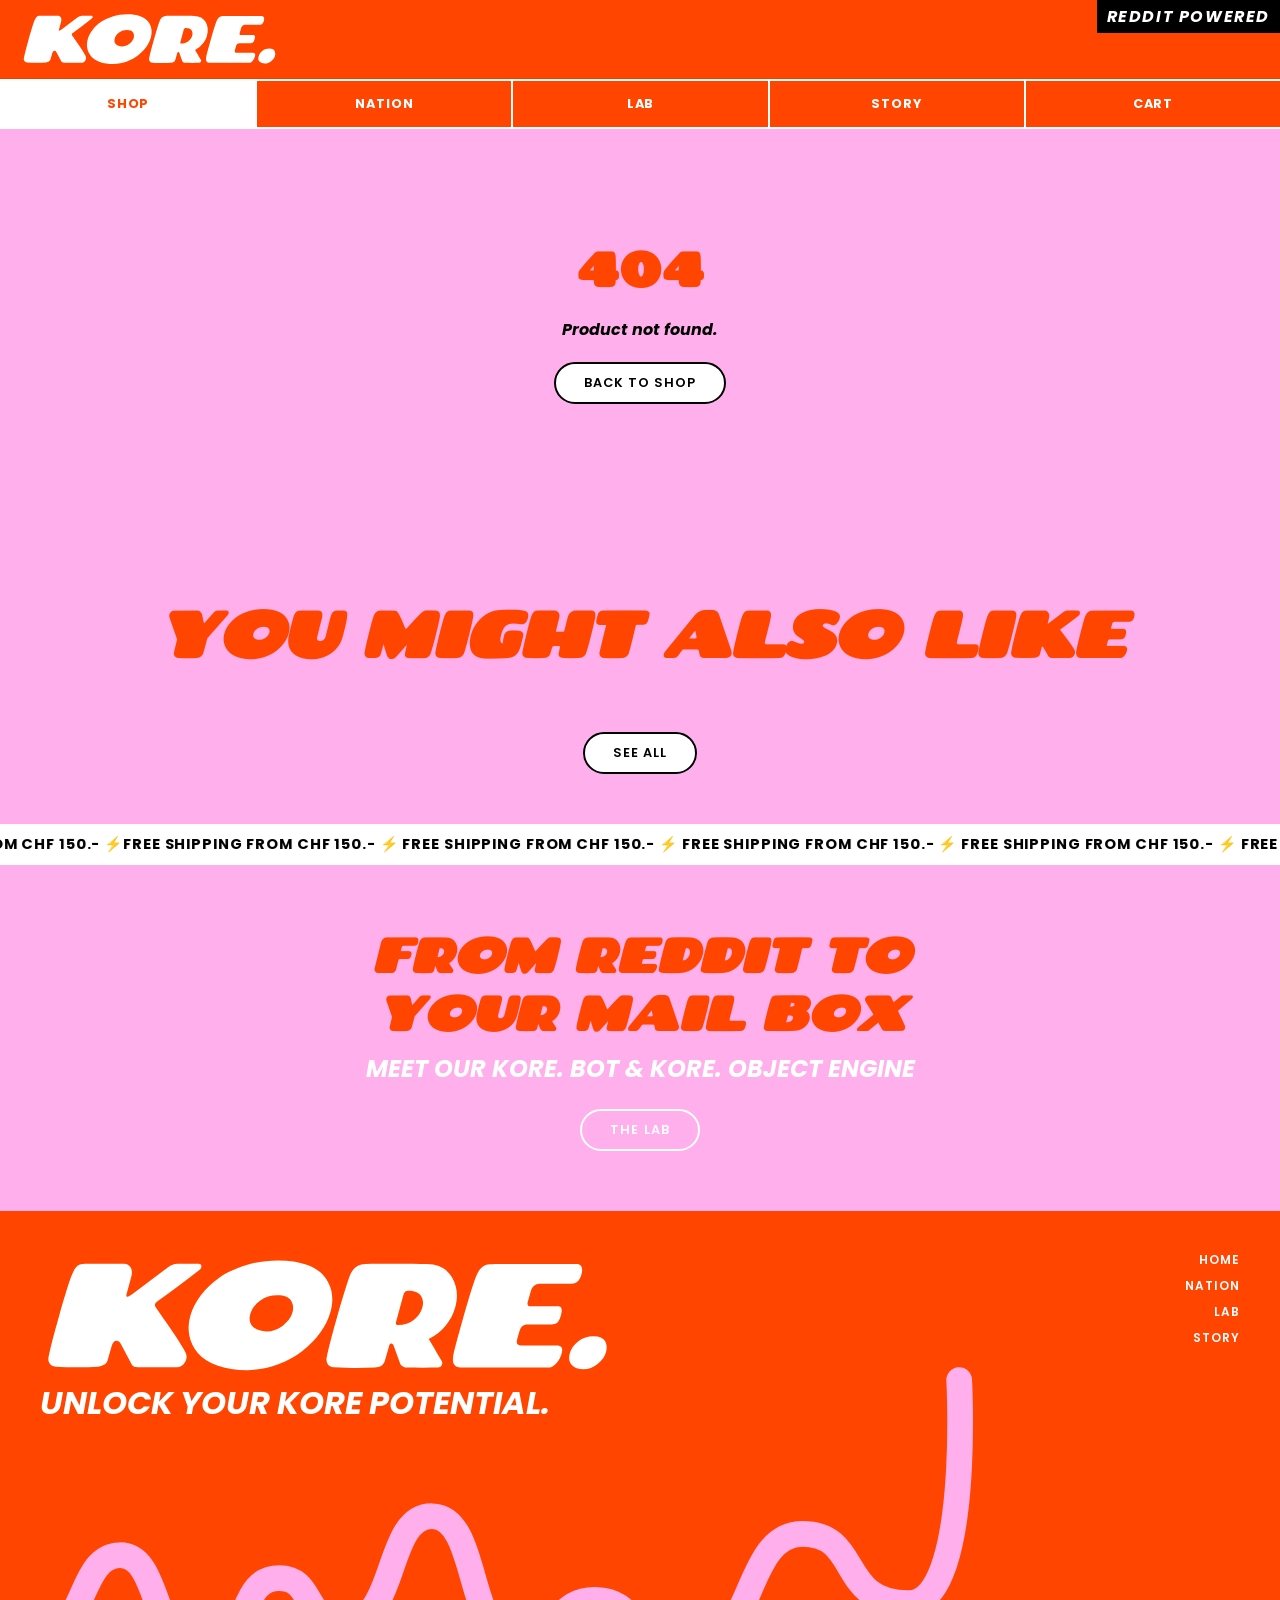
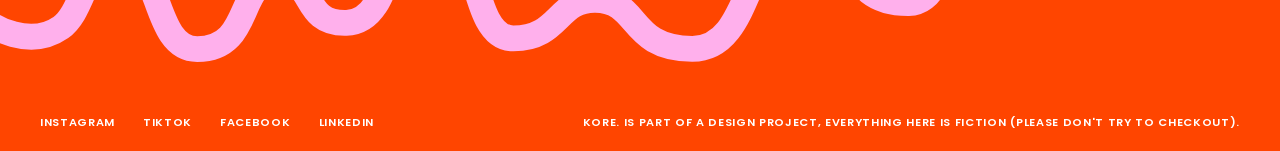
<file: product.html>
<!DOCTYPE html>
<html lang="en">
<head>
  <meta charset="UTF-8">
  <meta name="viewport" content="width=device-width, initial-scale=1.0">
  <title>KORE. — Product</title>
  <link rel="preconnect" href="https://fonts.googleapis.com">
  <link href="https://fonts.googleapis.com/css2?family=Chango&family=Poppins:ital,wght@0,600;1,400;1,700&display=swap" rel="stylesheet">
  <link rel="icon" type="image/svg+xml" href="assets/favicon.svg">
  <link rel="stylesheet" href="style.css">
  <style>
    /* Main product image */
    .product-main-img {
      width: 100%;
      aspect-ratio: 1;
      background: var(--white);
      overflow: hidden;
      position: relative;
      display: flex;
      align-items: center;
      justify-content: center;
    }
    .product-main-img img {
      width: 100%;
      height: 100%;
      object-fit: cover;
      display: block;
      transition: opacity 0.2s;
    }

    /* Thumbnail strip */
    .product-thumbs {
      display: flex;
      gap: 8px;
      margin-top: 10px;
      flex-wrap: wrap;
    }
    .product-thumb {
      width: 68px;
      height: 68px;
      flex-shrink: 0;
      background: #f0f0f0;
      border: 2px solid transparent;
      overflow: hidden;
      cursor: pointer;
      transition: border-color 0.15s;
      display: flex;
      align-items: center;
      justify-content: center;
    }
    .product-thumb.active {
      border-color: var(--orange);
    }
    .product-thumb img {
      width: 100%;
      height: 100%;
      object-fit: cover;
      display: block;
      pointer-events: none;
    }
    .product-thumb .ph {
      font-size: 1.4rem;
      opacity: 0.4;
    }
  </style>
</head>
<body data-page="shop">

<nav id="navbar">
  <div class="navbar-top">
    <a href="index.html" class="logo"><img src="assets/logo.svg" alt="KORE logo" class="site-logo"></a>
    <div class="reddit-badge">REDDIT POWERED</div>
  </div>
  <div class="navbar-bottom">
    <ul class="nav-links">
      <li><a href="shop.html"      data-page="shop">SHOP</a></li>
      <li><a href="community.html" data-page="community">NATION</a></li>
      <li><a href="lab.html"       data-page="lab">LAB</a></li>
      <li><a href="story.html"     data-page="story">STORY</a></li>
      <li><a href="cart.html"      data-page="cart" class="cart-link">CART <span class="cart-count" id="cart-count">0</span></a></li>
    </ul>
  </div>
</nav>

<div class="product-page" id="product-page-content">
  <p style="padding:60px;text-align:center;font-family:var(--font-body);font-style:italic;">Loading product…</p>
</div>

<section class="faves-section">
  <h2>YOU MIGHT ALSO LIKE</h2>
  <div class="products-grid" id="related-grid"></div>
  <a href="shop.html" class="btn-outline">SEE ALL</a>
</section>

<div class="ticker-wrap ticker-white">
  <div class="ticker ticker-right">
    <span>FREE SHIPPING FROM CHF 150.- ⚡ FREE SHIPPING FROM CHF 150.- ⚡ FREE SHIPPING FROM CHF 150.- ⚡ FREE SHIPPING FROM CHF 150.- ⚡ FREE SHIPPING FROM CHF 150.- ⚡ FREE SHIPPING FROM CHF 150.- ⚡ FREE SHIPPING FROM CHF 150.- ⚡ FREE SHIPPING FROM CHF 150.- ⚡ </span><span aria-hidden="true">⚡ FREE SHIPPING FROM CHF 150.- ⚡ FREE SHIPPING FROM CHF 150.- ⚡ FREE SHIPPING FROM CHF 150.- ⚡ FREE SHIPPING FROM CHF 150.- ⚡ FREE SHIPPING FROM CHF 150.- ⚡ FREE SHIPPING FROM CHF 150.- ⚡ FREE SHIPPING FROM CHF 150.- ⚡ FREE SHIPPING FROM CHF 150.- ⚡ </span>
  </div>
</div>

<section class="lab-promo">
  <h2>FROM REDDIT TO<br>YOUR MAIL BOX</h2>
  <p class="subtitle">MEET OUR KORE. BOT & KORE. OBJECT ENGINE</p>
  <a href="lab.html" class="btn-white">THE LAB</a>
</section>

<footer>
      <div class="footer-top">
        <div class="footer-brand">
          <a href="index.html" class="logo footer-logo"
            ><img src="assets/logo.svg" alt="KORE logo" class="site-logo"
          /></a>
          <p class="footer-tagline">UNLOCK YOUR KORE POTENTIAL.</p>
          <div class="wave-container">
            <svg
              class="footer-wave"
              xmlns="http://www.w3.org/2000/svg"
              viewBox="0 0 1912.3124 733.5352"
              aria-hidden="true"
            >
              <path
                id="wave-path"
                d="M-17.8327,590.2569s70.8702,48.6021,131.4824,6.3546c45.264-31.5496,45.5303-133.5515,109.3655-134.8858,78.9771-1.6508,59.6238,175.3805,145.3107,175.3805,107.0944,0,70.7711-132.7767,153.0685-132.7767,68.2466,0,41.0657,86.1786,125.4706,83.8318,96.5274-2.6838,71.5436-199.9233,160.2612-199.2736,88.7176.6496,63.991,228.6657,151.5834,228.134,87.5924-.5317,80.7267-73.3043,153.214-72.124,84.4779,1.3755,60.5625,91.1563,180.6075,91.6873,117.8267.5212,95.2586-214.7076,206.0695-214.7805,110.6676-.0728,65.3414,130.3346,198.8627,129.3424,116.4141-.8651,93.8099-416.3817,93.8099-416.3817"
                fill="none"
                stroke="#ffb0ec"
                stroke-linecap="round"
                stroke-linejoin="round"
                stroke-width="48.0344"
              />
            </svg>
          </div>
        </div>
        <nav class="footer-nav">
          <a href="index.html">HOME</a>
          <a href="community.html">NATION</a>
          <a href="lab.html">LAB</a>
          <a href="story.html">STORY</a>
        </nav>
      </div>
      <div class="footer-bottom">
        <a href="#">INSTAGRAM</a>
        <a href="#">TIKTOK</a>
        <a href="#">FACEBOOK</a>
        <a href="#">LINKEDIN</a>
        <a href="project.html" class="disclaimer">
          KORE. is part of a design project, everything here is fiction (please don't try to checkout).
        </a>
      </div>
    </footer>

<script src="csv-loader.js"></script>
<script src="app.js"></script>
<script src="animations.js">
<!--remove--></script>
<script>
window.onDataReady = function () {
  const params    = new URLSearchParams(window.location.search);
  const productId = params.get('id');
  const product   = products.find(p => p.id === productId);

  if (!product) {
    document.getElementById('product-page-content').innerHTML = `
      <div style="text-align:center;padding:80px 40px;">
        <h1 style="font-family:var(--font-title);font-size:3rem;color:var(--orange);text-transform:uppercase;">404</h1>
        <p style="font-family:var(--font-body);font-style:italic;font-weight:700;margin:20px 0;">Product not found.</p>
        <a href="shop.html" class="btn-outline">BACK TO SHOP</a>
      </div>`;
    return;
  }

  document.title = `KORE. — ${product.name}`;

  // ── Gallery ──────────────────────────────────────────────────────────────
  // gallery[0] = mainImage (Files column)
  // gallery[1+] = closeUps (Close Ups column, "/" separated)
  // We always show the main image first; close-ups are extras.

  const gallery = [];
  if (product.mainImage) gallery.push(product.mainImage);
  (product.closeUps || []).forEach(f => { if (f) gallery.push(f); });

  // Fallback: if somehow no images, show one placeholder slot
  const hasImages = gallery.length > 0;

  // ── Helpers ──────────────────────────────────────────────────────────────
  function imgPath(file) { return `assets/products/${file}`; }

  function mainImgHTML(file) {
    if (!file) return `
      <div class="coming-soon-placeholder" style="height:100%;width:100%;">
        <span class="cs-icon">⚙️</span>
        <span class="cs-text">Still in development<br>Images coming soon</span>
      </div>`;
    return `<img id="main-product-img" src="${imgPath(file)}" alt="${product.name}"
      onerror="this.outerHTML='<div class=coming-soon-placeholder style=height:100%;width:100%;><span class=cs-icon>⚙️</span><span class=cs-text>Image coming soon</span></div>'">`;
  }

  function thumbHTML(file, index) {
    const inner = file
      ? `<img src="${imgPath(file)}" alt="View ${index + 1}"
             onerror="this.parentElement.innerHTML='<div class=ph>⚙️</div>'">`
      : `<div class="ph">⚙️</div>`;
    return `<div class="product-thumb ${index === 0 ? 'active' : ''}"
                 onclick="switchImg(this, '${file || ''}')">${inner}</div>`;
  }

  // Only show thumbs if there are 2+ images (main + at least one close-up)
  const thumbsHTML = gallery.length > 1
    ? `<div class="product-thumbs">${gallery.map((f, i) => thumbHTML(f, i)).join('')}</div>`
    : '';

  // ── Render ───────────────────────────────────────────────────────────────
  document.getElementById('product-page-content').innerHTML = `
    <div class="product-breadcrumb">
      <a href="shop.html">← Back to the shop</a>
    </div>
    <div class="product-layout">
      <div>
        <div class="product-main-img" id="main-img-wrap">
          <span class="free-shipping-tag">FREE SHIPPING</span>
          ${mainImgHTML(hasImages ? gallery[0] : null)}
        </div>
        ${thumbsHTML}
      </div>
      <div class="product-details">
        <h1>${product.name}</h1>
        <div class="subtitle-label">${product.subtitle}</div>
        <p class="description">${product.description}</p>
        <div class="product-price-big">CHF ${product.price}.-</div>
        <button class="btn-add-cart" onclick="addToCart('${product.id}')">ADD TO CART</button>
        <div class="co-created">
          Co-created by Reddit user
          <a href="${product.link}" target="_blank" rel="noopener">${product.user}</a>
        </div>
      </div>
    </div>`;

  // ── Related products ─────────────────────────────────────────────────────
  const related = products
    .filter(p => p.id !== product.id)
    .sort((a, b) => a.collection === product.collection ? -1 : 1)
    .slice(0, 3);
  renderProducts('related-grid', related, true);
};

// Switch main image when thumbnail is clicked
function switchImg(thumbEl, file) {
  document.querySelectorAll('.product-thumb').forEach(t => t.classList.remove('active'));
  thumbEl.classList.add('active');
  if (!file) return;

  const wrap = document.getElementById('main-img-wrap');
  const old  = wrap.querySelector('img, .coming-soon-placeholder');
  if (old) old.remove();

  const img = document.createElement('img');
  img.id             = 'main-product-img';
  img.src            = `assets/products/${file}`;
  img.style.cssText  = 'width:100%;height:100%;object-fit:cover;display:block;';
  img.onerror = () => {
    img.outerHTML = `<div class="coming-soon-placeholder" style="height:100%;width:100%;">
      <span class="cs-icon">⚙️</span><span class="cs-text">Image coming soon</span></div>`;
  };
  wrap.appendChild(img);
}

initKORE();
</script>
</body>
</html>
</file>
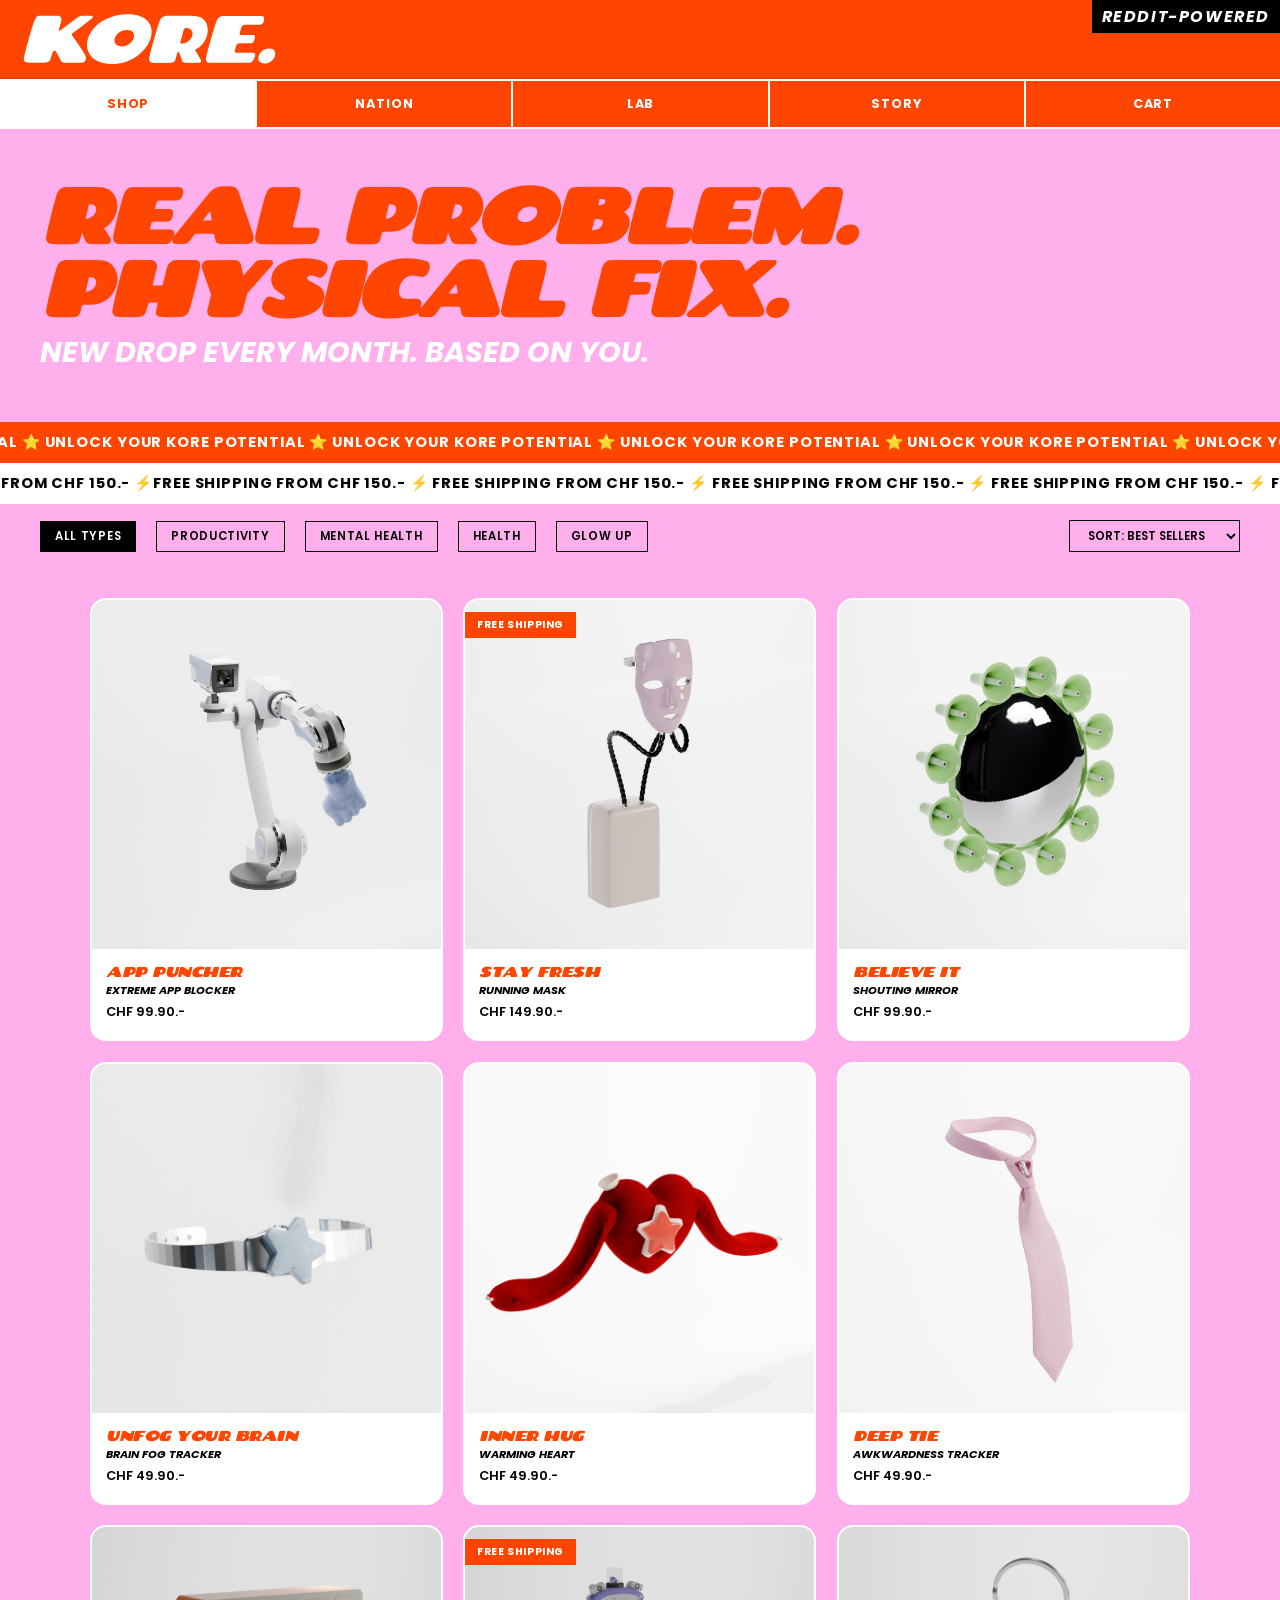
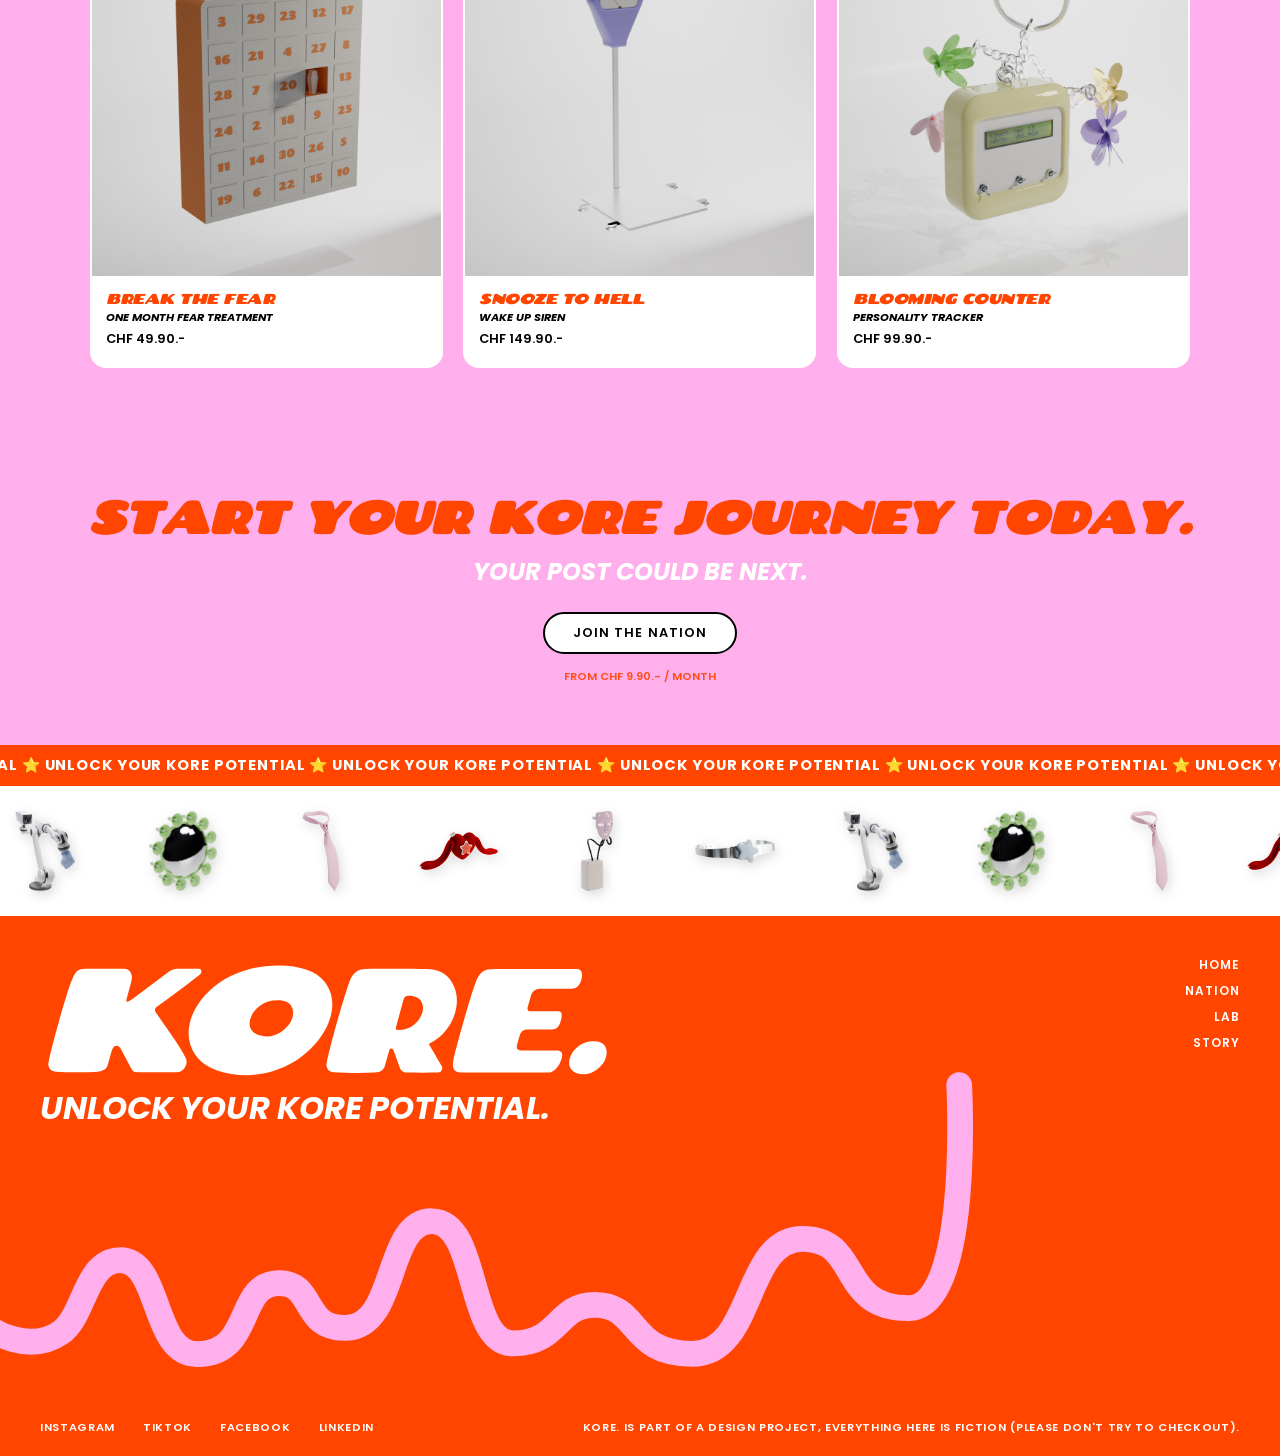
<file: shop.html>
<!DOCTYPE html>
<html lang="en">
<head>
  <meta charset="UTF-8">
  <meta name="viewport" content="width=device-width, initial-scale=1.0">
  <title>KORE. — The Shop</title>
  <link rel="preconnect" href="https://fonts.googleapis.com">
  <link href="https://fonts.googleapis.com/css2?family=Chango&family=Poppins:ital,wght@0,600;1,400;1,700&display=swap" rel="stylesheet">
  <link rel="icon" type="image/svg+xml" href="assets/favicon.svg">
  <link rel="stylesheet" href="style.css">
</head>
<body data-page="shop">

<nav id="navbar">
  <div class="navbar-top">
    <a href="index.html" class="logo"><img src="assets/logo.svg" alt="KORE logo" class="site-logo"></a>
    <div class="reddit-badge">REDDIT-POWERED</div>
  </div>
  <div class="navbar-bottom">
    <ul class="nav-links">
      <li><a href="shop.html" data-page="shop">SHOP</a></li>
      <li><a href="community.html" data-page="community">NATION</a></li>
      <li><a href="lab.html" data-page="lab">LAB</a></li>
      <li><a href="story.html" data-page="story">STORY</a></li>
      <li><a href="cart.html" data-page="cart" class="cart-link">CART <span class="cart-count" id="cart-count">0</span></a></li>
    </ul>
  </div>
</nav>

<section class="community-hero">
  <h1 class="page-title">REAL PROBLEM.<br>PHYSICAL FIX.</h1>
  <p class="subtitle">NEW DROP EVERY MONTH. BASED ON YOU.</p>
</section>

<div class="ticker-wrap">
  <div class="ticker">
    <span> UNLOCK YOUR KORE POTENTIAL ⭐️ UNLOCK YOUR KORE POTENTIAL ⭐️ UNLOCK YOUR KORE POTENTIAL ⭐️ UNLOCK YOUR KORE POTENTIAL ⭐️ UNLOCK YOUR KORE POTENTIAL ⭐️ UNLOCK YOUR KORE POTENTIAL ⭐️ UNLOCK YOUR KORE POTENTIAL ⭐️ UNLOCK YOUR KORE POTENTIAL ⭐️ UNLOCK YOUR KORE POTENTIAL ⭐️ </span><span aria-hidden="true"> UNLOCK YOUR KORE POTENTIAL ⭐️ UNLOCK YOUR KORE POTENTIAL ⭐️ UNLOCK YOUR KORE POTENTIAL ⭐️ UNLOCK YOUR KORE POTENTIAL ⭐️ UNLOCK YOUR KORE POTENTIAL ⭐️ UNLOCK YOUR KORE POTENTIAL ⭐️ UNLOCK YOUR KORE POTENTIAL ⭐️ UNLOCK YOUR KORE POTENTIAL ⭐️ UNLOCK YOUR KORE POTENTIAL ⭐️</span>
  </div>
</div>
<div class="ticker-wrap ticker-white">
  <div class="ticker ticker-right">
    <span>FREE SHIPPING FROM CHF 150.- ⚡ FREE SHIPPING FROM CHF 150.- ⚡ FREE SHIPPING FROM CHF 150.- ⚡ FREE SHIPPING FROM CHF 150.- ⚡ FREE SHIPPING FROM CHF 150.- ⚡ FREE SHIPPING FROM CHF 150.- ⚡ FREE SHIPPING FROM CHF 150.- ⚡ FREE SHIPPING FROM CHF 150.- ⚡ </span><span aria-hidden="true">⚡ FREE SHIPPING FROM CHF 150.- ⚡ FREE SHIPPING FROM CHF 150.- ⚡ FREE SHIPPING FROM CHF 150.- ⚡ FREE SHIPPING FROM CHF 150.- ⚡ FREE SHIPPING FROM CHF 150.- ⚡ FREE SHIPPING FROM CHF 150.- ⚡ FREE SHIPPING FROM CHF 150.- ⚡ FREE SHIPPING FROM CHF 150.- ⚡ </span>
  </div>
</div>

<div class="shop-filters">
  <button class="filter-btn active" onclick="filterProducts('all',this)">ALL TYPES</button>
  <button class="filter-btn" onclick="filterProducts('Productivity',this)">PRODUCTIVITY</button>
  <button class="filter-btn" onclick="filterProducts('Mental Health',this)">MENTAL HEALTH</button>
  <button class="filter-btn" onclick="filterProducts('Health',this)">HEALTH</button>
  <button class="filter-btn" onclick="filterProducts('Glow up',this)">GLOW UP</button>
  <div class="shop-filter-break"></div>
  <select class="sort-select" onchange="sortProducts(this.value)">
    <option value="default">SORT: BEST SELLERS</option>
    <option value="price-asc">PRICE: LOW TO HIGH</option>
    <option value="price-desc">PRICE: HIGH TO LOW</option>
  </select>
</div>

<div class="shop-grid-wrap">
  <div class="shop-products-grid" id="shop-grid"><p class="loading-placeholder">Loading products…</p></div>
</div>

<section class="cta-band">
  <h2>Start your kore journey today.</h2>
  <p class="subtitle">Your post could be next.</p>
  <a href="community.html" class="btn-outline">JOIN THE NATION</a>
  <p class="small-text">FROM CHF 9.90.- / MONTH</p>
</section>

<div class="ticker-wrap">
  <div class="ticker">
    <span> UNLOCK YOUR KORE POTENTIAL ⭐️ UNLOCK YOUR KORE POTENTIAL ⭐️ UNLOCK YOUR KORE POTENTIAL ⭐️ UNLOCK YOUR KORE POTENTIAL ⭐️ UNLOCK YOUR KORE POTENTIAL ⭐️ UNLOCK YOUR KORE POTENTIAL ⭐️ UNLOCK YOUR KORE POTENTIAL ⭐️ UNLOCK YOUR KORE POTENTIAL ⭐️ UNLOCK YOUR KORE POTENTIAL ⭐️ </span><span aria-hidden="true"> UNLOCK YOUR KORE POTENTIAL ⭐️ UNLOCK YOUR KORE POTENTIAL ⭐️ UNLOCK YOUR KORE POTENTIAL ⭐️ UNLOCK YOUR KORE POTENTIAL ⭐️ UNLOCK YOUR KORE POTENTIAL ⭐️ UNLOCK YOUR KORE POTENTIAL ⭐️ UNLOCK YOUR KORE POTENTIAL ⭐️ UNLOCK YOUR KORE POTENTIAL ⭐️ UNLOCK YOUR KORE POTENTIAL ⭐️</span>
  </div>
</div>

<div class="float-banner" aria-hidden="true">
  <div class="float-track">
    <!-- Duplique tous les items deux fois pour la boucle seamless -->
    <div class="float-item"><img src="assets/objects/apppuncher.png" alt=""></div>
    <div class="float-item"><img src="assets/objects/believeit.png" alt=""></div>
    <div class="float-item"><img src="assets/objects/deeptie.png" alt=""></div>
    <div class="float-item"><img src="assets/objects/innerhug.png" alt=""></div>
    <!-- Répétition exacte pour boucle infinie seamless -->
    <div class="float-item"><img src="assets/objects/stayfresh.png" alt=""></div>
    <div class="float-item"><img src="assets/objects/unfog.png" alt=""></div>
       <div class="float-item"><img src="assets/objects/apppuncher.png" alt=""></div>
    <div class="float-item"><img src="assets/objects/believeit.png" alt=""></div>
    <div class="float-item"><img src="assets/objects/deeptie.png" alt=""></div>
    <div class="float-item"><img src="assets/objects/innerhug.png" alt=""></div>
    <!-- Répétition exacte pour boucle infinie seamless -->
    <div class="float-item"><img src="assets/objects/stayfresh.png" alt=""></div>
    <div class="float-item"><img src="assets/objects/unfog.png" alt=""></div>
      <div class="float-item"><img src="assets/objects/apppuncher.png" alt=""></div>
    <div class="float-item"><img src="assets/objects/believeit.png" alt=""></div>
    <div class="float-item"><img src="assets/objects/deeptie.png" alt=""></div>
    <div class="float-item"><img src="assets/objects/innerhug.png" alt=""></div>
    <!-- Répétition exacte pour boucle infinie seamless -->
    <div class="float-item"><img src="assets/objects/stayfresh.png" alt=""></div>
    <div class="float-item"><img src="assets/objects/unfog.png" alt=""></div>
  </div>
</div>

<footer>
      <div class="footer-top">
        <div class="footer-brand">
          <a href="index.html" class="logo footer-logo"
            ><img src="assets/logo.svg" alt="KORE logo" class="site-logo"
          /></a>
          <p class="footer-tagline">UNLOCK YOUR KORE POTENTIAL.</p>
          <div class="wave-container">
            <svg
              class="footer-wave"
              xmlns="http://www.w3.org/2000/svg"
              viewBox="0 0 1912.3124 733.5352"
              aria-hidden="true"
            >
              <path
                id="wave-path"
                d="M-17.8327,590.2569s70.8702,48.6021,131.4824,6.3546c45.264-31.5496,45.5303-133.5515,109.3655-134.8858,78.9771-1.6508,59.6238,175.3805,145.3107,175.3805,107.0944,0,70.7711-132.7767,153.0685-132.7767,68.2466,0,41.0657,86.1786,125.4706,83.8318,96.5274-2.6838,71.5436-199.9233,160.2612-199.2736,88.7176.6496,63.991,228.6657,151.5834,228.134,87.5924-.5317,80.7267-73.3043,153.214-72.124,84.4779,1.3755,60.5625,91.1563,180.6075,91.6873,117.8267.5212,95.2586-214.7076,206.0695-214.7805,110.6676-.0728,65.3414,130.3346,198.8627,129.3424,116.4141-.8651,93.8099-416.3817,93.8099-416.3817"
                fill="none"
                stroke="#ffb0ec"
                stroke-linecap="round"
                stroke-linejoin="round"
                stroke-width="48.0344"
              />
            </svg>
          </div>
        </div>
        <nav class="footer-nav">
          <a href="index.html">HOME</a>
          <a href="community.html">NATION</a>
          <a href="lab.html">LAB</a>
          <a href="story.html">STORY</a>
        </nav>
      </div>
      <div class="footer-bottom">
        <a href="#">INSTAGRAM</a>
        <a href="#">TIKTOK</a>
        <a href="#">FACEBOOK</a>
        <a href="#">LINKEDIN</a>
        <a href="project.html" class="disclaimer">
          KORE. is part of a design project, everything here is fiction (please don't try to checkout).
        </a>
      </div>
    </footer>

<script src="csv-loader.js"></script>
<script src="app.js"></script>
<script src="animations.js">
<!--remove--></script>
<script>
  let currentFilter = 'all';
  let currentSort = 'default';

  function getFiltered() {
    let list = currentFilter === 'all' ? [...products] : products.filter(p => p.collection === currentFilter);
    if (currentSort === 'price-asc') list.sort((a,b) => parseFloat(a.price) - parseFloat(b.price));
    else if (currentSort === 'price-desc') list.sort((a,b) => parseFloat(b.price) - parseFloat(a.price));
    return list;
  }

  function filterProducts(filter, btn) {
    currentFilter = filter;
    document.querySelectorAll('.filter-btn').forEach(b => b.classList.remove('active'));
    btn.classList.add('active');
    renderShop();
  }

  function sortProducts(val) { currentSort = val; renderShop(); }

  function renderShop() {
    renderProducts('shop-grid', getFiltered(), true);
  }

  window.onDataReady = function() { renderShop(); };
  initKORE();
</script>
</body>
</html>
</file>
<file: style.css>
/* ============================================
   KORE. — Global Stylesheet
   Colors: #FF4500 (orange), #FFB0EC (pink), #000, #FFF
   Fonts: Chango (titles/logo), Poppins (body)
   ============================================ */

:root {
  --orange: #ff4500;
  --pink: #ffb0ec;
  --black: #000000;
  --white: #ffffff;
  --font-title: "Chango", cursive;
  --font-body: "Poppins", sans-serif;
}

/* ── CHANGO (titre) — toujours en italique ──────────────────── */
.logo,
.hero-text h1,
.page-title,
.faves-section h2,
.productivity-section h2,
.product-name,
.cta-band h2,
.lab-promo h2,
.tagline-big,
.page-hero h1,
.plans-section h2,
.plan-name,
.success-section h2,
.reddit-cta h2,
.bot-section h2,
.engine-section h2,
.analysis-label,
.need-result,
.solution-result,
.story-disclaimer p,
.cart-item-name,
.cart-summary h3,
.checkout-page h1,
.checkout-form-section h2,
.checkout-order-summary h2,
.modal-title,
.modal-subtitle,
.subscribe-page h1,
.btn-run {
  font-style: italic;
}

*,
*::before,
*::after {
  box-sizing: border-box;
  margin: 0;
  padding: 0;
}

html {
  scroll-behavior: smooth;
}

body {
  font-family: var(--font-body);
  background: var(--pink);
  color: var(--black);
  overflow-x: hidden;
}

/* ── OVERFLOW GUARD ─────────────────────────────────────────── */
html,
body {
  max-width: 100%;
  overflow-x: hidden;
}
*,
*::before,
*::after {
  max-width: 100%;
}
.ticker-wrap,
.ticker,
.ticker span {
  max-width: none;
}

a {
  color: inherit;
}

/* ============================================ NAVBAR ── */

#navbar {
  position: sticky;
  top: 0;
  z-index: 1000;
}

.navbar-top {
  background: var(--orange);
  display: flex;
  align-items: center;
  padding: 10px 0 10px 20px;
  position: relative;
  min-height: 68px;
}

.logo {
  font-family: var(--font-title);
  font-size: 6.2rem;
  color: var(--white);
  text-decoration: none;
  letter-spacing: -3px;
  font-style: italic;
  line-height: 1;
  display: inline-block;
}

.logo img {
  display: block;
  max-height: 6.2rem;
  width: auto;
}
.navbar-top .logo img {
  max-height: 3.6rem;
}
.footer-logo img {
  max-height: 8rem;
}

.reddit-badge {
  font-family: var(--font-body);
  font-weight: 700;
  font-size: 1rem;
  background: var(--black);
  color: var(--white);
  padding: 4px 10px 3px;
  letter-spacing: 0.1em;
  text-transform: uppercase;
  position: absolute;
  top: 0;
  right: 0;
  font-style: italic;
  line-height: 1.6;
}

.navbar-bottom {
  background: var(--orange);
  display: flex;
  align-items: stretch;
  border-top: 1px solid rgba(0, 0, 0, 0.08);
}

.nav-links {
  display: flex;
  list-style: none;
  width: 100%;
}

.nav-links li {
  flex: 1;
  display: flex;
  border-top: 2px solid var(--white);
  border-bottom: 2px solid var(--white);
  border-right: 1px solid var(--white);
  border-left: 1px solid var(--white);
}
.nav-links li:last-child {
  border-right: none;
}

.nav-links li a {
  display: flex;
  align-items: center;
  justify-content: center;
  width: 100%;
  padding: 14px 6px;
  font-family: var(--font-body);
  font-weight: 700;
  font-size: 0.8rem;
  text-decoration: none;
  color: var(--white);
  letter-spacing: 0.07em;
  text-transform: uppercase;
  transition:
    background 0.12s,
    color 0.12s;
  text-align: center;
  white-space: nowrap;
}
.nav-links li a:hover {
  background: rgba(255, 255, 255, 0.18);
}
.nav-links li a.active {
  background: var(--white);
  color: var(--orange);
  font-weight: 700;
}

.cart-link {
  position: relative;
}
.cart-count {
  display: inline-flex;
  align-items: center;
  justify-content: center;
  color: var(--white);
  border-radius: 50%;
  width: 18px;
  height: 18px;
  font-size: 0.55rem;
  font-weight: 700;
  margin-left: 5px;
  vertical-align: middle;
  line-height: 1;
}
.nav-links li a.active .cart-count {
  color: var(--orange);
}

/* ============================================ HERO ── */

.hero {
  background: var(--pink);
  padding: 60px 40px;
  position: relative;
  min-height: 680px;
  overflow: hidden;
}

.hero-text {
  position: relative;
  z-index: 1;
}

.hero-text h1 {
  font-family: var(--font-title);
  font-size: clamp(3rem, 6vw, 7.5rem);
  line-height: 0.95;
  color: var(--orange);
  letter-spacing: -3px;
  text-transform: uppercase;
  animation: heroSlide 0.9s cubic-bezier(0.22, 1, 0.36, 1) both;
}

.hero-text .subtitle {
  animation: heroSlide 0.9s cubic-bezier(0.22, 1, 0.36, 1) 0.15s both;
}

.hero-text .btn-outline {
  animation: heroSlide 0.9s cubic-bezier(0.22, 1, 0.36, 1) 0.28s both;
}

@keyframes heroSlide {
  from {
    opacity: 0;
    transform: translateY(50px);
  }
  to {
    opacity: 1;
    transform: none;
  }
}

.subtitle {
  font-family: var(--font-body);
  font-style: italic;
  font-weight: 700;
  font-size: 1.8rem;
  margin: 12px 0 24px;
  text-transform: uppercase;
  color: var(--white);
  line-height: 2rem;
}

.wave-container {
  position: absolute;
  right: 0;
  bottom: 0;
  top: 0;
  width: 100%;
  pointer-events: none;
  display: flex;
  align-items: flex-end;
  z-index: 0;
  will-change: transform;
  transition: transform 0.12s ease-out;
}

.wave-img {
  width: 100%;
  height: auto;
  display: block;
  filter: none;
  z-index: 0;
}

#wave-path {
  stroke-dasharray: 3200; /* longueur totale du trait */
  stroke-dashoffset: 3200; /* commence "caché" */
  animation: draw 2.4s cubic-bezier(0.4, 0, 0.2, 1) forwards;
  animation-delay: 0.3s;
}

@keyframes draw {
  to {
    stroke-dashoffset: 0;
  }
}

.page-title {
  font-family: var(--font-title);
  font-size: clamp(3rem, 6vw, 7.5rem);
  line-height: 0.95;
  color: var(--orange);
  letter-spacing: -3px;
  text-transform: uppercase;
  animation: heroSlide 0.9s cubic-bezier(0.22, 1, 0.36, 1) both;
}

.cart-page .page-title {
  margin-bottom: 5vh;
}

/* ============================================ BUTTONS ── */

.btn-outline {
  display: inline-block;
  border: 2px solid var(--black);
  background: var(--white);
  color: var(--black);
  font-family: var(--font-body);
  font-weight: 600;
  font-size: 0.8rem;
  padding: 10px 28px;
  text-decoration: none;
  text-transform: uppercase;
  letter-spacing: 0.08em;
  cursor: pointer;
  border-radius: 30px;
  z-index: 100;
  transition:
    transform 0.2s cubic-bezier(0.34, 1.56, 0.64, 1),
    background 0.15s,
    color 0.15s,
    box-shadow 0.2s;
}
.btn-outline:hover {
  background: var(--black);
  color: var(--white);
  transform: scale(1.06);
  box-shadow: 3px 3px 0 var(--orange);
}
.btn-outline:active {
  transform: scale(0.97);
}

.btn-white {
  display: inline-block;
  border: 2px solid var(--white);
  background: transparent;
  color: var(--white);
  font-family: var(--font-body);
  font-weight: 600;
  font-size: 0.8rem;
  padding: 10px 28px;
  text-decoration: none;
  text-transform: uppercase;
  letter-spacing: 0.08em;
  cursor: pointer;
  border-radius: 30px;
  transition:
    background 0.15s,
    color 0.15s;
}
.btn-white:hover {
  background: var(--white);
  color: var(--orange);
}

.btn-orange {
  display: inline-block;
  border: 2px solid var(--orange);
  background: var(--orange);
  color: var(--white);
  font-family: var(--font-body);
  font-weight: 700;
  font-size: 0.8rem;
  padding: 10px 28px;
  text-decoration: none;
  text-transform: uppercase;
  letter-spacing: 0.08em;
  cursor: pointer;
  border-radius: 30px;
  position: relative;
  overflow: hidden;
  transition:
    transform 0.2s cubic-bezier(0.34, 1.56, 0.64, 1),
    background 0.15s,
    color 0.15s,
    box-shadow 0.2s;
}
.btn-orange:hover {
  background: transparent;
  color: var(--orange);
  transform: scale(1.07);
  box-shadow: 3px 3px 0 var(--black);
}
.btn-orange:active {
  transform: scale(0.97);
}

/* ============================================ TICKER ── */

.ticker-wrap {
  background: var(--orange);
  overflow: hidden;
  padding: 10px 0;
  white-space: nowrap;
}

.ticker {
  display: flex;
  width: max-content;
  animation: tickerLeft 18s linear infinite;
}
.ticker-right {
  animation: tickerRight 18s linear infinite;
}

.ticker span {
  display: inline-block;
  font-family: var(--font-body);
  font-weight: 700;
  font-size: 0.92rem;
  text-transform: uppercase;
  letter-spacing: 0.06em;
  color: var(--white);
  white-space: nowrap;
  padding-right: 60px;
}

.ticker-white {
  background: var(--white);
}
.ticker-white .ticker span {
  color: var(--black);
}

@keyframes tickerLeft {
  0% {
    transform: translateX(0);
  }
  100% {
    transform: translateX(-50%);
  }
}
@keyframes tickerRight {
  0% {
    transform: translateX(-50%);
  }
  100% {
    transform: translateX(0);
  }
}

/* ============================================ PRODUCT SECTIONS ── */

.faves-section,
.productivity-section {
  background: var(--pink);
  padding: 50px 40px;
  text-align: center;
}

.faves-section h2 {
  font-family: var(--font-title);
  font-size: clamp(2.4rem, 5vw, 4rem);
  color: var(--orange);
  text-transform: uppercase;
  letter-spacing: -2px;
  margin-bottom: 30px;
}

.productivity-section h2 {
  font-family: var(--font-title);
  font-size: clamp(2.4rem, 3vw, 4rem);
  color: var(--orange);
  text-transform: uppercase;
  letter-spacing: -2px;
  margin-bottom: 30px;
}

.products-grid {
  display: grid;
  grid-template-columns: repeat(3, 1fr);
  gap: 20px;
  max-width: 1100px;
  margin: 0 auto 30px;
}

#productivity-grid {
  display: grid;
  grid-template-columns: repeat(2, 1fr);
  gap: 20px;
  max-width: 750px;
  margin: 0 auto 30px;
}

.product-card {
  background: var(--white);
  cursor: pointer;
  position: relative;
  text-align: left;
  border-radius: 16px;
  overflow: hidden;
  border: 2px solid transparent;
  transition:
    transform 0.28s cubic-bezier(0.34, 1.56, 0.64, 1),
    box-shadow 0.28s ease,
    border-color 0.15s;
  will-change: transform;
}
.product-card:hover {
  transform: translateY(-8px) scale(1.025);
  box-shadow: 6px 10px 0 var(--orange);
  border-color: var(--orange);
}

.product-img-wrap {
  width: 100%;
  aspect-ratio: 1;
  background: #f5f5f5;
  overflow: hidden;
  display: flex;
  align-items: center;
  justify-content: center;
  position: relative;
}
.product-img-wrap img {
  width: 100%;
  height: 100%;
  object-fit: cover;
  transition: transform 0.45s cubic-bezier(0.22, 1, 0.36, 1);
}
.product-card:hover .product-img-wrap img {
  transform: scale(1.06);
}

.coming-soon-placeholder {
  display: flex;
  flex-direction: column;
  align-items: center;
  justify-content: center;
  height: 100%;
  width: 100%;
  background: #f0f0f0;
  color: #999;
  font-family: var(--font-body);
  font-size: 0.7rem;
  font-weight: 600;
  text-align: center;
  gap: 8px;
  padding: 20px;
}
.coming-soon-placeholder .cs-icon {
  font-size: 2rem;
}
.coming-soon-placeholder .cs-text {
  text-transform: uppercase;
  letter-spacing: 0.05em;
}

.free-shipping-tag {
  position: absolute;
  top: 12px;
  left: 0;
  z-index: 1;
  background: var(--orange);
  color: var(--white);
  font-family: var(--font-body);
  font-weight: 700;
  font-size: 0.65rem;
  padding: 5px 12px;
  text-transform: uppercase;
  letter-spacing: 0.06em;
}

.product-info {
  padding: 14px 14px 18px;
}

.product-name {
  font-family: var(--font-title);
  font-size: 0.9rem;
  text-transform: uppercase;
  color: var(--orange);
  letter-spacing: -0.5px;
  margin-bottom: 2px;
}

.product-subtitle {
  font-family: var(--font-body);
  font-style: italic;
  font-weight: 700;
  font-size: 0.7rem;
  text-transform: uppercase;
  color: var(--black);
  margin-bottom: 4px;
}

.product-price {
  font-family: var(--font-body);
  font-weight: 600;
  font-size: 0.8rem;
  color: var(--black);
}

/* ============================================ CTA BAND ── */

.cta-band {
  background: var(--rose);
  color: var(--orange);
  padding: 60px 40px;
  text-align: center;
}
.cta-band.home-bands {
  background: var(--orange);
  color: var(--white);
}

.cta-band h2 {
  font-family: var(--font-title);
  font-size: clamp(1.8rem, 4vw, 2.8rem);
  text-transform: uppercase;
  letter-spacing: -1px;
  margin-bottom: 10px;
}

.cta-band .subtitle {
  font-family: var(--font-body);
  font-style: italic;
  font-weight: 700;
  font-size: 1.5rem;
  text-transform: uppercase;
  margin-bottom: 24px;
}

.cta-band .small-text {
  font-family: var(--font-body);
  font-size: 0.7rem;
  font-weight: 600;
  margin-top: 14px;
  opacity: 0.9;
  text-transform: uppercase;
}

/* ============================================ TESTIMONIAL ── */

.testimonial-section {
  background: url("assets/background.png") center center / cover no-repeat;
  padding: 50px 80px;
  text-align: center;
}

.testimonial {
  max-width: 700px;
  margin: 0 auto;
  position: relative;
  background: rgba(255, 176, 236, 0.88);
  padding: 36px 48px;
  border-radius: 24px;
  display: inline-block;
  width: fit-content;
}

.testimonial p {
  font-family: var(--font-body);
  font-style: italic;
  font-weight: 700;
  font-size: 1rem;
  line-height: 1.6;
  color: var(--black);
}

.quote-mark {
  font-size: 3rem;
  color: var(--orange);
  line-height: 1;
  display: block;
  margin: 8px 0;
}

.reddit-user {
  font-family: var(--font-body);
  font-weight: 600;
  font-size: 0.72rem;
  color: var(--orange);
  letter-spacing: 0.05em;
  margin-top: 12px;
  display: block;
}

/* ============================================ LAB PROMO ── */

.lab-promo {
  background: var(--rose);
  color: var(--white);
  padding: 60px 40px;
  text-align: center;
}
.lab-promo.home-bands {
  background: var(--white);
  color: var(--orange);
}
.lab-promo.home-bands .subtitle {
  color: var(--black);
}

.lab-promo h2 {
  font-family: var(--font-title);
  font-size: clamp(1.8rem, 4vw, 3rem);
  text-transform: uppercase;
  letter-spacing: -1px;
  color: var(--orange);
  margin-bottom: 10px;
}

.lab-promo .subtitle {
  font-family: var(--font-body);
  font-style: italic;
  font-weight: 700;
  font-size: 1.5rem;
  text-transform: uppercase;
  color: var(--white);
  margin-bottom: 24px;
}

/* ============================================ TAGLINE ── */

.tagline-section {
  background: var(--pink);
  padding: 70px 40px;
  text-align: center;
}

.tagline-big {
  font-family: var(--font-title);
  font-size: clamp(3.5rem, 9vw, 7rem);
  text-transform: uppercase;
  letter-spacing: -3px;
  line-height: 0.95;
  margin-bottom: 20px;
  background: linear-gradient(
    90deg,
    var(--orange) 0%,
    var(--orange) 25%,
    #ffffff 50%,
    #ffb0ec 75%,
    var(--orange) 100%
  );
  background-size: 300% auto;
  -webkit-background-clip: text;
  -webkit-text-fill-color: transparent;
  background-clip: text;
  animation: gradientShift 12s linear infinite;
}

@keyframes gradientShift {
  0% {
    background-position: 0% center;
  }
  100% {
    background-position: 300% center;
  }
}

.accelerator {
  font-family: var(--font-body);
  font-weight: 700;
  font-size: 0.8rem;
  text-transform: uppercase;
  letter-spacing: 0.08em;
  margin-bottom: 24px;
  color: var(--black);
}

/* ============================================ FOOTER ── */

footer {
  position: relative;
  background: var(--orange);
  color: var(--white);
  padding: 40px 40px 0;
}

.footer-top {
  display: flex;
  justify-content: space-between;
  align-items: flex-start;
  gap: 40px;
  padding-bottom: 30vh;
}

.footer-logo {
  font-size: 8rem;
  color: var(--white);
  display: block;
  margin-bottom: 6px;
}

.footer-tagline {
  font-family: var(--font-body);
  font-style: italic;
  font-weight: 700;
  font-size: 2rem;
  text-transform: uppercase;
  color: var(--white);
  margin-bottom: 10px;
  line-height: 2.2rem;
}

/* .footer-disclaimer {
  font-family: var(--font-body);
  font-size: 1.2rem;
  color: rgba(255,255,255,0.7);
  max-width: 500px;
  line-height: 1.4;
}

.footer-disclaimer a {
  color: var(--pink);
  text-decoration: underline;
} */

.footer-wave {
  position: absolute;
  left: 0;
  bottom: 0;
  width: 80%;
  pointer-events: none;
  display: flex;
  align-items: flex-end;
  padding-bottom: 50px;
  z-index: 0;
}
.footer-wave img {
  width: 100%;
  height: auto;
  display: block;
  filter: none;
}

.footer-nav {
  display: flex;
  flex-direction: column;
  gap: 8px;
  align-items: flex-end;
}

.footer-nav a {
  font-family: var(--font-body);
  font-weight: 600;
  font-size: 0.75rem;
  text-decoration: none;
  color: var(--white);
  text-transform: uppercase;
  letter-spacing: 0.08em;
  transition: opacity 0.15s;
}
.footer-nav a:hover {
  opacity: 0.7;
}

.footer-bottom {
  padding: 14px 0 20px;
  display: flex;
  gap: 28px;
  align-items: center;
  z-index: 1;
}

.footer-bottom a {
  font-family: var(--font-body);
  font-weight: 600;
  font-size: 0.7rem;
  text-decoration: none;
  color: var(--white);
  text-transform: uppercase;
  letter-spacing: 0.06em;
  transition: opacity 0.15s;
}
.footer-bottom a:hover {
  opacity: 0.7;
}

.footer-bottom .disclaimer {
  margin-left: auto;
}

/* ============================================ PAGE HEADERS ── */

.page-hero {
  background: var(--pink);
  padding: 50px 40px 30px;
}
.page-hero h1 {
  font-family: var(--font-title);
  font-size: clamp(2rem, 5vw, 3.5rem);
  color: var(--orange);
  text-transform: uppercase;
  letter-spacing: -2px;
  line-height: 1;
}

/* ============================================ SHOP PAGE ── */

.shop-filters {
  background: var(--pink);
  padding: 16px 40px;
  display: flex;
  gap: 20px;
  align-items: center;
  flex-wrap: wrap;
}

.filter-btn {
  font-family: var(--font-body);
  font-weight: 600;
  font-size: 0.72rem;
  text-transform: uppercase;
  letter-spacing: 0.06em;
  background: none;
  border: 1px solid var(--black);
  padding: 6px 14px;
  cursor: pointer;
  transition: background 0.15s;
}
.filter-btn:hover,
.filter-btn.active {
  background: var(--black);
  color: var(--white);
}

.shop-filter-break {
  display: none;
}

.sort-select {
  margin-left: auto;
  font-family: var(--font-body);
  font-weight: 600;
  font-size: 0.72rem;
  text-transform: uppercase;
  border: 1px solid var(--black);
  padding: 6px 14px;
  background: transparent;
  cursor: pointer;
}

.shop-grid-wrap {
  background: var(--pink);
  padding: 30px 40px 60px;
}

.shop-products-grid {
  display: grid;
  grid-template-columns: repeat(3, 1fr);
  gap: 20px;
  max-width: 1100px;
  margin: 0 auto;
}

/* ============================================ PRODUCT PAGE ── */

.product-page {
  background: var(--pink);
  padding: 30px 40px 60px;
}

.product-breadcrumb {
  font-family: var(--font-body);
  font-size: 0.72rem;
  font-weight: 600;
  text-transform: uppercase;
  color: var(--black);
  margin-bottom: 20px;
  display: flex;
  align-items: center;
  gap: 8px;
}
.product-breadcrumb a {
  color: var(--orange);
  text-decoration: none;
}

.product-layout {
  display: grid;
  grid-template-columns: 1fr 0.8fr;
  gap: 50px;
  max-width: 1300px;
}

.product-main-img {
  width: 100%;
  aspect-ratio: 1;
  background: var(--white);
  overflow: hidden;
  position: relative;
  display: flex;
  align-items: center;
  justify-content: center;
  border-radius: 16px;
}
.product-main-img img {
  width: 100%;
  height: 100%;
  object-fit: cover;
}

.product-thumbs {
  display: flex;
  gap: 10px;
  margin-top: 12px;
}

.product-thumb {
  width: 70px;
  height: 70px;
  background: var(--white);
  overflow: hidden;
  cursor: pointer;
  border: 2px solid transparent;
  border-radius: 8px;
  transition: border-color 0.15s;
  display: flex;
  align-items: center;
  justify-content: center;
}
.product-thumb.active {
  border-color: var(--orange);
}
.product-thumb img {
  width: 100%;
  height: 100%;
  object-fit: cover;
}

.product-details {
  padding-top: 10px;
}

.product-details .free-ship {
  background: var(--orange);
  color: var(--white);
  font-family: var(--font-body);
  font-weight: 700;
  font-size: 0.65rem;
  padding: 5px 12px;
  text-transform: uppercase;
  letter-spacing: 0.06em;
  display: inline-block;
  margin-bottom: 16px;
}

.product-details h1 {
  font-family: var(--font-title);
  font-size: 2.5rem;
  color: var(--orange);
  text-transform: uppercase;
  letter-spacing: -1px;
  margin-bottom: 6px;
}

.product-details .subtitle-label {
  font-family: var(--font-body);
  font-weight: 700;
  font-size: 0.75rem;
  text-transform: uppercase;
  color: var(--black);
  letter-spacing: 0.08em;
  margin-bottom: 16px;
}

.product-details .description {
  font-family: var(--font-body);
  font-style: italic;
  font-weight: 700;
  font-size: 0.85rem;
  line-height: 1.6;
  color: var(--black);
  margin-bottom: 24px;
}

.product-price-big {
  font-family: var(--font-body);
  font-weight: 600;
  font-size: 1.4rem;
  color: var(--black);
  margin-bottom: 20px;
}

.btn-add-cart {
  display: inline-block;
  background: transparent;
  border: 2px solid var(--black);
  color: var(--black);
  font-family: var(--font-body);
  font-weight: 700;
  font-size: 0.85rem;
  padding: 14px 36px;
  text-transform: uppercase;
  letter-spacing: 0.08em;
  cursor: pointer;
  border-radius: 30px;
  margin-bottom: 16px;
  transition:
    background 0.15s,
    color 0.15s;
  width: 100%;
}
.btn-add-cart:hover {
  background: var(--black);
  color: var(--white);
}

.co-created {
  font-family: var(--font-body);
  font-size: 0.7rem;
  font-weight: 600;
  color: var(--black);
  text-transform: uppercase;
  letter-spacing: 0.05em;
}
.co-created a {
  color: var(--orange);
  text-decoration: none;
}
.co-created a:hover {
  text-decoration: underline;
}

/* ============================================ COMMUNITY PAGE ── */

.community-hero {
  background: var(--pink);
  padding: 50px 40px 30px;
}

.plans-section {
  background: var(--pink);
  padding: 60px 40px;
}

.plans-section h2 {
  font-family: var(--font-title);
  font-size: clamp(1.4rem, 2.2vw, 4rem);
  text-transform: uppercase;
  letter-spacing: -2px;
  text-align: center;
  color: var(--orange);
  margin-bottom: 40px;
}

.plans-grid {
  display: grid;
  grid-template-columns: repeat(3, 1fr);
  gap: 20px;
  max-width: 900px;
  margin: 0 auto 40px;
}

.plan-card {
  background: var(--white);
  border: 2px solid var(--black);
  padding: 28px 24px 32px;
  display: flex;
  flex-direction: column;
  gap: 16px;
  border-radius: 20px;
  overflow: hidden;
  transition:
    transform 0.28s cubic-bezier(0.34, 1.56, 0.64, 1),
    box-shadow 0.28s ease;
}
.plan-card:hover {
  transform: scale(1.04) translateY(-10px);
  box-shadow: 6px 10px 0 var(--orange);
}
.plan-card.featured {
  border-color: var(--orange);
}

.plan-name {
  font-family: var(--font-title);
  font-size: 1.3rem;
  text-transform: uppercase;
  color: var(--orange);
  letter-spacing: -0.5px;
}

.plan-price {
  font-family: var(--font-body);
  font-weight: 600;
  font-size: 0.75rem;
  text-transform: uppercase;
  color: var(--black);
}

.plan-features {
  list-style: none;
  display: flex;
  flex-direction: column;
  gap: 8px;
  flex: 1;
}

.plan-features li {
  font-family: var(--font-body);
  font-size: 0.78rem;
  font-weight: 600;
  color: var(--black);
  padding-left: 16px;
  position: relative;
}
.plan-features li::before {
  content: "•";
  position: absolute;
  left: 0;
  color: var(--orange);
}

/* ============================================ SUCCESS STORIES ── */

.success-section {
  background: var(--white);
  padding: 60px 40px;
}

.success-section h2 {
  font-family: var(--font-title);
  font-size: clamp(1.8rem, 4vw, 2.5rem);
  text-transform: uppercase;
  letter-spacing: -1px;
  text-align: center;
  color: var(--orange);
  margin-bottom: 40px;
}

.story-card {
  display: grid;
  grid-template-columns: 200px 1fr;
  gap: 30px;
  align-items: center;
  max-width: 700px;
  margin: 0 auto 40px;
  padding: 30px;
  background: var(--pink);
  border-radius: 16px;
  transition:
    transform 0.3s cubic-bezier(0.34, 1.56, 0.64, 1),
    box-shadow 0.3s ease;
}
.story-card:hover {
  transform: translateY(-6px);
  box-shadow: 5px 8px 0 var(--orange);
}

.story-card .story-quote {
  font-family: var(--font-body);
  font-style: italic;
  font-weight: 700;
  font-size: 0.9rem;
  line-height: 1.5;
  color: var(--black);
  margin-bottom: 12px;
}

.story-card .story-user {
  font-family: var(--font-body);
  font-weight: 600;
  font-size: 0.7rem;
  color: var(--orange);
  text-transform: uppercase;
  display: block;
  margin-bottom: 14px;
}

.story-card img {
  width: 100%;
  object-fit: cover;
  background: var(--white);
}

.story-image {
  width: 230px;
  height: 230px;
  border-radius: 12px;
  overflow: hidden;
}
.story-image img {
  width: 100%;
  height: 100%;
  object-fit: cover;
  border-radius: 12px;
}

/* ============================================ REDDIT CTA ── */

.reddit-cta {
  background: var(--orange);
  padding: 50px 40px;
  text-align: center;
}

.reddit-cta h2 {
  font-family: var(--font-title);
  font-size: 2rem;
  text-transform: uppercase;
  letter-spacing: -1px;
  color: var(--white);
  margin-bottom: 6px;
}

.reddit-cta p {
  font-family: var(--font-body);
  font-style: italic;
  font-weight: 700;
  font-size: 0.85rem;
  text-transform: uppercase;
  color: var(--white);
  margin-bottom: 24px;
}

/* ============================================ LAB PAGE ── */
.general-section {
  background: var(--pink);
  padding: 60px 40px;
}

.general-section h2 {
  font-family: var(--font-title);
  font-size: clamp(1.8rem, 4vw, 2.8rem);
  text-transform: uppercase;
  text-align: center;
  letter-spacing: -1px;
  margin-bottom: 10px;
  color: var(--orange);
}

.general-section .section-sub {
  font-family: var(--font-body);
  font-style: italic;
  font-weight: 700;
  text-align: center;
  font-size: 1.5rem;
  text-transform: uppercase;
  color: var(--white);
}

.lab-hero {
  background: var(--pink);
  padding: 50px 40px 30px;
}

.bot-section {
  background: var(--pink);
  padding: 0px 40px;
}

.bot-section h2 {
  font-family: var(--font-title);
  font-size: 2rem;
  text-transform: uppercase;
  letter-spacing: -1px;
  text-align: center;
  color: var(--black);
  margin-bottom: 6px;
}

.bot-section .section-sub {
  font-family: var(--font-body);
  font-style: italic;
  font-weight: 700;
  font-size: 0.82rem;
  text-align: center;
  margin-bottom: 30px;
  color: var(--black);
}

.reddit-feed {
  background: var(--white);
  border-radius: 12px;
  max-width: 700px;
  margin: 0 auto 30px;
  overflow: hidden;
  min-height: 340px;
}

.reddit-feed-header {
  background: var(--orange);
  color: var(--white);
  padding: 10px 16px;
  font-family: var(--font-body);
  font-weight: 700;
  font-size: 0.8rem;
  text-transform: uppercase;
  letter-spacing: 0.06em;
}

.reddit-post {
  padding: 14px 16px;
  border-bottom: 1px solid #eee;
  cursor: pointer;
  transition: background 0.15s;
  display: flex;
  gap: 12px;
  align-items: flex-start;
}
.reddit-post:hover {
  background: #fdf5ff;
}
.reddit-post.selected {
  background: var(--pink);
  border-left: 4px solid var(--orange);
}

.reddit-post-votes {
  display: flex;
  flex-direction: column;
  align-items: center;
  gap: 2px;
  min-width: 36px;
}
.reddit-post-votes .upvote {
  color: var(--orange);
  font-size: 1rem;
}
.reddit-post-votes .count {
  font-family: var(--font-body);
  font-weight: 700;
  font-size: 0.65rem;
}

.reddit-post-content {
  flex: 1;
}
.reddit-post-sub {
  font-family: var(--font-body);
  font-weight: 700;
  font-size: 0.65rem;
  color: var(--orange);
  text-transform: uppercase;
  letter-spacing: 0.04em;
  margin-bottom: 4px;
}
.reddit-post-title {
  font-family: var(--font-body);
  font-weight: 700;
  font-size: 0.82rem;
  color: var(--black);
  line-height: 1.3;
  margin-bottom: 4px;
}
.reddit-post-meta {
  font-family: var(--font-body);
  font-size: 0.65rem;
  color: #888;
}

.run-btn-wrap {
  text-align: center;
  margin: 20px 0;
}

.btn-run {
  display: inline-block;
  background: var(--orange);
  color: var(--white);
  font-family: var(--font-title);
  font-size: 1.2rem;
  padding: 16px 48px;
  text-transform: uppercase;
  letter-spacing: -0.5px;
  cursor: pointer;
  border: none;
  border-radius: 40px;
  transition:
    transform 0.15s,
    box-shadow 0.15s;
}
.btn-run:hover {
  transform: scale(1.03);
  box-shadow: 4px 4px 0 var(--black);
}

.engine-section {
  background: var(--pink);
  padding: 60px 40px;
  display: none;
}
.engine-section.visible {
  display: block;
}

.engine-section h2 {
  font-family: var(--font-title);
  font-size: 2rem;
  text-transform: uppercase;
  letter-spacing: -1px;
  text-align: center;
  color: var(--black);
  margin-bottom: 6px;
}

.engine-section .section-sub {
  font-family: var(--font-body);
  font-style: italic;
  font-weight: 700;
  font-size: 0.82rem;
  text-align: center;
  margin-bottom: 30px;
}

.analysis-card {
  background: var(--white);
  border-radius: 16px;
  max-width: 700px;
  margin: 0 auto 20px;
  padding: 28px;
  opacity: 0;
  transform: translateY(20px);
  transition:
    opacity 0.5s,
    transform 0.5s;
}
.analysis-card.revealed {
  opacity: 1;
  transform: translateY(0);
}

.analysis-label {
  font-family: var(--font-title);
  font-size: 1.1rem;
  text-transform: uppercase;
  letter-spacing: -0.5px;
  color: var(--orange);
  margin-bottom: 16px;
  text-align: center;
}

.bar-group {
  margin-bottom: 12px;
}
.bar-label {
  font-family: var(--font-body);
  font-weight: 600;
  font-size: 0.75rem;
  text-transform: uppercase;
  letter-spacing: 0.05em;
  margin-bottom: 5px;
  color: var(--black);
}
.bar-track {
  background: #f0f0f0;
  height: 10px;
  border-radius: 0;
  overflow: hidden;
}
.bar-fill {
  height: 100%;
  background: var(--orange);
  width: 0%;
  transition: width 1.2s ease-out;
}

.need-result,
.solution-result {
  font-family: var(--font-title);
  font-size: 1.5rem;
  text-transform: uppercase;
  letter-spacing: -0.5px;
  color: var(--black);
  text-align: center;
  opacity: 0;
}
.need-result.revealed,
.solution-result.revealed {
  opacity: 1;
  transition: opacity 0.8s;
}

.solution-img-wrap {
  width: 200px;
  height: 200px;
  margin: 16px auto 0;
  background: #f5f5f5;
  border-radius: 12px;
  overflow: hidden;
  display: flex;
  align-items: center;
  justify-content: center;
}
.solution-img-wrap img {
  width: 100%;
  height: 100%;
  object-fit: cover;
}

.solution-shop-link {
  text-align: center;
  margin-top: 20px;
}

/* ============================================ STORY PAGE ── */

.story-hero {
  background: var(--pink);
  padding: 50px 40px 30px;
}

.story-content {
  background: var(--pink);
  padding: 60px 40px;
}

.story-text-block {
  background: var(--orange);
  max-width: 62vw;
  margin: 0 auto 40px;
  padding: 40px 50px;
  text-align: center;
  border-radius: 16px;
}

.story-text-block p {
  font-family: var(--font-body);
  font-style: italic;
  font-weight: 700;
  font-size: 0.95rem;
  line-height: 1.7;
  color: var(--white);
}

.story-disclaimer {
  background: var(--white);
  padding: 30px 40px;
  text-align: center;
}

.story-disclaimer p {
  font-family: var(--font-body);
  width: 60%;
  margin: 0 auto;
  font-weight: 700;
  font-size: clamp(1rem, 2.5vw, 1.8rem);
  color: var(--orange);
  text-transform: uppercase;
  letter-spacing: -0.5px;
}

/* ============================================ CART PAGE ── */

.cart-page {
  background: var(--pink);
  min-height: 60vh;
  padding: 50px 40px;
}

.cart-items {
  max-width: 700px;
}

.cart-item {
  background: var(--white);
  display: grid;
  grid-template-columns: 80px 1fr auto;
  gap: 20px;
  align-items: center;
  padding: 16px;
  margin-bottom: 12px;
  border-radius: 12px;
}

.cart-item-img {
  width: 80px;
  height: 80px;
  background: #f5f5f5;
  overflow: hidden;
  display: flex;
  align-items: center;
  justify-content: center;
}
.cart-item-img img {
  width: 100%;
  height: 100%;
  object-fit: cover;
}

.cart-item-name {
  font-family: var(--font-title);
  font-size: 1rem;
  text-transform: uppercase;
  color: var(--orange);
  letter-spacing: -0.5px;
}
.cart-item-price {
  font-family: var(--font-body);
  font-weight: 600;
  font-size: 0.85rem;
}

.cart-item-remove {
  background: none;
  border: none;
  cursor: pointer;
  font-size: 1.2rem;
  color: var(--black);
  transition: color 0.15s;
}
.cart-item-remove:hover {
  color: var(--orange);
}

.cart-qty {
  display: flex;
  align-items: center;
  gap: 10px;
  margin-top: 6px;
}
.qty-btn {
  background: var(--black);
  color: var(--white);
  border: none;
  width: 24px;
  height: 24px;
  cursor: pointer;
  font-size: 1rem;
  display: flex;
  align-items: center;
  justify-content: center;
}
.qty-val {
  font-family: var(--font-body);
  font-weight: 700;
  font-size: 0.85rem;
}

.cart-summary {
  background: var(--white);
  max-width: 700px;
  margin-top: 20px;
  padding: 24px;
  border-radius: 16px;
}

.cart-summary h3 {
  font-family: var(--font-title);
  font-size: 1.2rem;
  text-transform: uppercase;
  letter-spacing: -0.5px;
  margin-bottom: 16px;
}

.cart-total-line {
  display: flex;
  justify-content: space-between;
  font-family: var(--font-body);
  font-weight: 600;
  font-size: 0.85rem;
  margin-bottom: 8px;
}

.cart-empty {
  text-align: center;
  padding: 60px;
}
.cart-empty p {
  font-family: var(--font-body);
  font-style: italic;
  font-weight: 700;
  font-size: 1rem;
  color: var(--black);
  margin-bottom: 20px;
}

/* ============================================ CHECKOUT ── */

.checkout-page {
  background: var(--pink);
  min-height: 70vh;
  padding: 50px 40px;
}

.checkout-page h1 {
  font-family: var(--font-title);
  font-size: 2.5rem;
  color: var(--orange);
  text-transform: uppercase;
  letter-spacing: -1px;
  margin-bottom: 30px;
}

.checkout-grid {
  display: grid;
  grid-template-columns: 1fr 400px;
  gap: 30px;
  max-width: 1000px;
}

.checkout-form-section {
  background: var(--white);
  padding: 30px;
  border-radius: 16px;
}

.checkout-form-section h2 {
  font-family: var(--font-title);
  font-size: 1.3rem;
  text-transform: uppercase;
  letter-spacing: -0.5px;
  color: var(--black);
  margin-bottom: 20px;
}

.form-row {
  display: grid;
  grid-template-columns: 1fr 1fr;
  gap: 14px;
  margin-bottom: 14px;
}
.form-group {
  display: flex;
  flex-direction: column;
  gap: 5px;
  margin-bottom: 14px;
}
.form-group label {
  font-family: var(--font-body);
  font-weight: 700;
  font-size: 0.72rem;
  text-transform: uppercase;
  letter-spacing: 0.06em;
}
.form-group input,
.form-group select {
  border: 2px solid var(--black);
  padding: 10px 14px;
  font-family: var(--font-body);
  font-size: 0.85rem;
  background: var(--white);
  outline: none;
  transition: border-color 0.15s;
}
.form-group input:focus,
.form-group select:focus {
  border-color: var(--orange);
}

.checkout-order-summary {
  background: var(--white);
  padding: 30px;
  height: fit-content;
  border-radius: 16px;
}
.checkout-order-summary h2 {
  font-family: var(--font-title);
  font-size: 1.3rem;
  text-transform: uppercase;
  letter-spacing: -0.5px;
  color: var(--black);
  margin-bottom: 20px;
}

.order-line {
  display: flex;
  justify-content: space-between;
  font-family: var(--font-body);
  font-weight: 600;
  font-size: 0.8rem;
  margin-bottom: 10px;
  padding-bottom: 10px;
  border-bottom: 1px solid #eee;
}
.order-total {
  display: flex;
  justify-content: space-between;
  font-family: var(--font-body);
  font-weight: 700;
  font-size: 1rem;
  margin-top: 16px;
}

/* ============================================ MODAL ── */

.modal-overlay {
  display: none;
  position: fixed;
  inset: 0;
  background: rgba(0, 0, 0, 0.85);
  z-index: 9999;
  align-items: center;
  justify-content: center;
}
.modal-overlay.open {
  display: flex;
}

.modal-box {
  background: var(--pink);
  max-width: 500px;
  width: 90%;
  padding: 50px 40px;
  text-align: center;
  position: relative;
  border: 4px solid var(--orange);
  border-radius: 20px;
}

.modal-title {
  font-family: var(--font-title);
  font-size: 2rem;
  text-transform: uppercase;
  letter-spacing: -1px;
  color: var(--orange);
  margin-bottom: 16px;
}
.modal-subtitle {
  font-family: var(--font-title);
  font-size: 1.2rem;
  text-transform: uppercase;
  color: var(--black);
  margin-bottom: 20px;
}
.modal-text {
  font-family: var(--font-body);
  font-style: italic;
  font-weight: 700;
  font-size: 0.85rem;
  line-height: 1.6;
  color: var(--black);
  margin-bottom: 30px;
}
.modal-school {
  font-family: var(--font-body);
  font-weight: 700;
  font-size: 0.75rem;
  text-transform: uppercase;
  letter-spacing: 0.08em;
  color: var(--orange);
  margin-bottom: 24px;
}
.modal-close {
  position: absolute;
  top: 16px;
  right: 20px;
  background: none;
  border: none;
  font-size: 1.5rem;
  cursor: pointer;
  color: var(--black);
  font-weight: 700;
  line-height: 1;
}

/* ============================================ TOAST ── */

.toast {
  position: fixed;
  bottom: 30px;
  right: 30px;
  background: var(--black);
  color: var(--white);
  font-family: var(--font-body);
  font-weight: 700;
  font-size: 0.85rem;
  padding: 14px 24px;
  z-index: 9000;
  transform: translateY(80px);
  opacity: 0;
  transition:
    transform 0.3s,
    opacity 0.3s;
  text-transform: uppercase;
  letter-spacing: 0.06em;
}
.toast.show {
  transform: translateY(0);
  opacity: 1;
}

/* ============================================ SUBSCRIBE PAGE ── */

.subscribe-page {
  background: var(--pink);
  min-height: 70vh;
  padding: 50px 40px;
}
.subscribe-page h1 {
  font-family: var(--font-title);
  font-size: 2.5rem;
  color: var(--orange);
  text-transform: uppercase;
  letter-spacing: -1px;
  margin-bottom: 10px;
}
.subscribe-page .subtitle {
  font-family: var(--font-body);
  font-style: italic;
  font-weight: 700;
  font-size: 0.85rem;
  text-transform: uppercase;
  margin-bottom: 40px;
}

/* ============================================ SCROLL REVEAL ── */

.reveal {
  opacity: 0;
  transform: translateY(36px);
  transition:
    opacity 0.65s cubic-bezier(0.22, 1, 0.36, 1),
    transform 0.65s cubic-bezier(0.22, 1, 0.36, 1);
}
.reveal.visible {
  opacity: 1;
  transform: none;
}

.reveal-stagger > * {
  opacity: 0;
  transform: translateY(28px);
  transition:
    opacity 0.55s cubic-bezier(0.22, 1, 0.36, 1),
    transform 0.55s cubic-bezier(0.22, 1, 0.36, 1);
}
.reveal-stagger.visible > * {
  opacity: 1;
  transform: none;
}

/* ============================================ FLOATING BANNER ── */

.float-banner {
  background: var(--white);
  padding: 20px 0;
  overflow: hidden;
  position: relative;
}

.float-track {
  display: flex;
  width: max-content;
  gap: 48px;
  align-items: center;
  animation: floatScroll 28s linear infinite;
  will-change: transform;
}

@keyframes floatScroll {
  0% {
    transform: translateX(0);
  }
  100% {
    transform: translateX(-50%);
  }
}

.float-item {
  flex-shrink: 0;
  width: 90px;
  height: 90px;
  display: flex;
  align-items: center;
  justify-content: center;
  cursor: pointer;
  will-change: transform;
  position: relative;
  transition:
    transform 0.25s cubic-bezier(0.34, 1.56, 0.64, 1),
    filter 0.25s ease;
}

.float-item img {
  width: 80px;
  height: 80px;
  object-fit: contain;
  display: block;
  filter: drop-shadow(2px 4px 6px rgba(0, 0, 0, 0.15));
  transition: filter 0.25s;
}

.float-item .float-emoji {
  font-size: 3rem;
  display: block;
  line-height: 1;
  filter: drop-shadow(2px 4px 6px rgba(0, 0, 0, 0.1));
}

.float-item:hover {
  animation: floatShake 0.45s ease-in-out;
  transform: scale(1.35) rotate(-5deg);
  z-index: 10;
}
.float-item:hover img {
  filter: drop-shadow(4px 8px 14px rgba(254, 141, 249, 0.202));
}

@keyframes floatShake {
  0%,
  100% {
    transform: scale(1.35) rotate(-5deg) translateX(0);
  }
  20% {
    transform: scale(1.38) rotate(-8deg) translateX(-4px);
  }
  40% {
    transform: scale(1.38) rotate(-2deg) translateX(4px);
  }
  60% {
    transform: scale(1.36) rotate(-7deg) translateX(-3px);
  }
  80% {
    transform: scale(1.37) rotate(-3deg) translateX(3px);
  }
}

/* ============================================ MISC UTILITIES ── */

.bg-overlay-section {
  position: relative;
  background-size: cover;
  background-position: center;
  isolation: isolate;
}
.bg-overlay-section::before {
  content: "";
  position: absolute;
  inset: 0;
  background: rgba(255, 176, 236, 0.82);
  z-index: 0;
}
.bg-overlay-section > * {
  position: relative;
  z-index: 1;
}

@keyframes blink {
  0%,
  100% {
    opacity: 1;
  }
  50% {
    opacity: 0;
  }
}
.typing-cursor {
  display: inline-block;
  width: 2px;
  height: 1em;
  background: var(--orange);
  margin-left: 2px;
  animation: blink 0.8s infinite;
  vertical-align: middle;
}

.loading-placeholder {
  font-family: var(--font-body);
  font-style: italic;
  font-weight: 700;
  color: rgba(0, 0, 0, 0.35);
  text-align: center;
  padding: 40px;
}

.text-center {
  text-align: center;
}
.mt-40 {
  margin-top: 40px;
}
.section-centered {
  max-width: 900px;
  margin: 0 auto;
}


.project-description-text {
  background: var(--white);
  padding: 80px 24px 64px;
}

.project-description-text p {
  font-family: var(--font-body);
  width: 60vw;
  text-align: justify;

  margin: 0 auto;
  font-style: italic;
  font-weight: 700;
  font-size: 0.85rem;
  line-height: 1.6;
  color: var(--black);
  margin-bottom: 24px;
}

/* ============================================ SKETCHFAB CREDITS ── */

.credits-section {
  background: var(--white);
  padding: 0 24px 60px;
}

.credits-toggle-wrap {
  max-width: calc(60vw);
  margin: 0 auto;
  border-top: 2px solid var(--black);
}

.credits-toggle {
  width: 100%;
  display: flex;
  align-items: center;
  justify-content: space-between;
  background: none;
  border: none;
  cursor: pointer;
  padding: 20px 0;
  font-family: var(--font-body);
  font-weight: 700;
  font-size: 0.75rem;
  letter-spacing: 0.1em;
  text-transform: uppercase;
  color: var(--black);
  gap: 12px;
}

.credits-toggle:hover .credits-toggle-label {
  color: var(--orange);
}

.credits-toggle-icon {
  font-size: 1.4rem;
  font-weight: 300;
  line-height: 1;
  color: var(--orange);
  transition: transform 0.3s cubic-bezier(0.22, 1, 0.36, 1);
  flex-shrink: 0;
}

.credits-toggle[aria-expanded="true"] .credits-toggle-icon {
  transform: rotate(45deg);
}

.credits-list {
  display: grid;
  grid-template-rows: 0fr;
  transition: grid-template-rows 0.35s cubic-bezier(0.22, 1, 0.36, 1);
}

.credits-list.open {
  grid-template-rows: 1fr;
}

.credits-list > ul,
.credits-list > p {
  overflow: hidden;
}

.credits-list ul {
  list-style: none;
  padding: 0;
  margin: 0;
  overflow: hidden;
}

.credits-list li {
  font-family: var(--font-body);
  font-size: 0.8rem;
  font-weight: 600;
  font-style: italic;
  padding: 8px 0;
  border-bottom: 1px solid rgba(0,0,0,0.08);
  color: var(--black);
}

.credits-list li:last-child {
  border-bottom: none;
}

.credit-title a {
  color: var(--black);
  text-decoration: underline;
  text-underline-offset: 3px;
}
.credit-title a:hover {
  color: var(--orange);
}

.credit-by {
  color: rgba(0,0,0,0.4);
  font-weight: 400;
  margin: 0 4px;
}

.credits-list li a {
  color: var(--black);
  text-decoration: none;
}
.credits-list li a:hover {
  color: var(--orange);
}

.credits-platform {
  font-family: var(--font-body);
  font-size: 0.7rem;
  font-weight: 600;
  letter-spacing: 0.06em;
  text-transform: uppercase;
  color: rgba(0,0,0,0.35);
  padding: 16px 0 4px;
  overflow: hidden;
}

.credits-platform a {
  color: var(--orange);
  text-decoration: none;
}

@media (max-width: 768px) {
  .credits-toggle-wrap {
    max-width: 80vw;
  }
}
@media (max-width: 480px) {
  .credits-toggle-wrap {
    max-width: 90vw;
  }
}


/* ============================================ RESPONSIVE ── */

@media (max-width: 900px) {
  .hero-text h1 {
    font-size: clamp(4rem, 9vw, 5rem);
  }
  .products-grid,
  .shop-products-grid {
    grid-template-columns: repeat(2, 1fr);
  }
  .checkout-grid {
    grid-template-columns: 1fr;
  }
}

@media (max-width: 768px) {
  .navbar-top {
    min-height: 52px;
  }
  .logo {
    font-size: 2.2rem;
    letter-spacing: -2px;
  }
  .nav-links li a {
    padding: 12px 4px;
    font-size: 0.6rem;
  }
  .nav-links li {
    border-right-width: 2px;
  }
  .hero {
    padding: 36px 20px 100px;
    min-height: auto;
  }
  .hero-text h1 {
    font-size: clamp(4rem, 9vw, 5rem);
    letter-spacing: -1px;
  }
  .products-grid,
  .shop-products-grid {
    grid-template-columns: repeat(2, 1fr);
  }
  .plans-grid {
    grid-template-columns: 1fr;
  }
  .product-layout {
    grid-template-columns: 1fr;
  }
  .story-card {
    grid-template-columns: 1fr;
  }
  .faves-section,
  .productivity-section {
    padding: 36px 20px;
  }
  .cta-band {
    padding: 40px 20px;
  }
  .shop-filters {
    padding-top: 30px;
    padding-left: 20px;
    padding-right: 20px;
    padding-bottom: 5px;
    gap: 8px;
  }
  .shop-filter-break {
    display: block;
    width: 100%;
    height: 12px;
  }
  .sort-select {
    margin-left: 0;
  }
  .shop-grid-wrap {
    padding: 20px 20px 40px;
  }
  .footer-top {
    flex-direction: column;
    gap: 24px;
  }
  .footer-nav {
    align-items: flex-start;
  }
  .footer-bottom {
    flex-wrap: wrap;
    gap: 14px;
  }
  .get-in-touch {
    margin-left: 0 !important;
  }
  .footer-wave {
    width: 100%;
    padding-bottom: 100px;
  }
  .tagline-big {
    font-size: clamp(2.5rem, 10vw, 4rem);
    letter-spacing: -1px;
  }
  .community-hero {
    padding: 36px 20px 2ch;
  }
  .page-hero {
    padding: 36px 20px 2ch;
  }
  .lab-hero {
    padding: 36px 20px 20px;
  }
  .story-hero {
    padding: 36px 20px 20px;
  }
  .cart-page {
    padding: 36px 20px;
  }
  .float-item {
    width: 64px;
    height: 64px;
  }
  .float-item img {
    width: 56px;
    height: 56px;
  }
  .project-description-text p {
    width: 80vw;
  }
  .reddit-badge {
    font-size: 0.65rem;
    padding: 4px 10px;
  }
  .ticker-wrap {
    font-size: 0.65rem;
    padding: 6px 12px;
  } 
}

@media (max-width: 480px) {
  .products-grid,
  .shop-products-grid {
    grid-template-columns: 1fr;
  }
  .form-row {
    grid-template-columns: 1fr;
  }
  .plans-grid {
    grid-template-columns: 1fr;
  }
  .hero-text h1 {
    font-size: clamp(3rem, 11vw, 4rem);
  }
  .page-title {
    font-size: clamp(3rem, 11vw, 4rem);
    letter-spacing: -1px;
  }
  .story-text-block {
    max-width: 90vw;
  }
}
</file>
